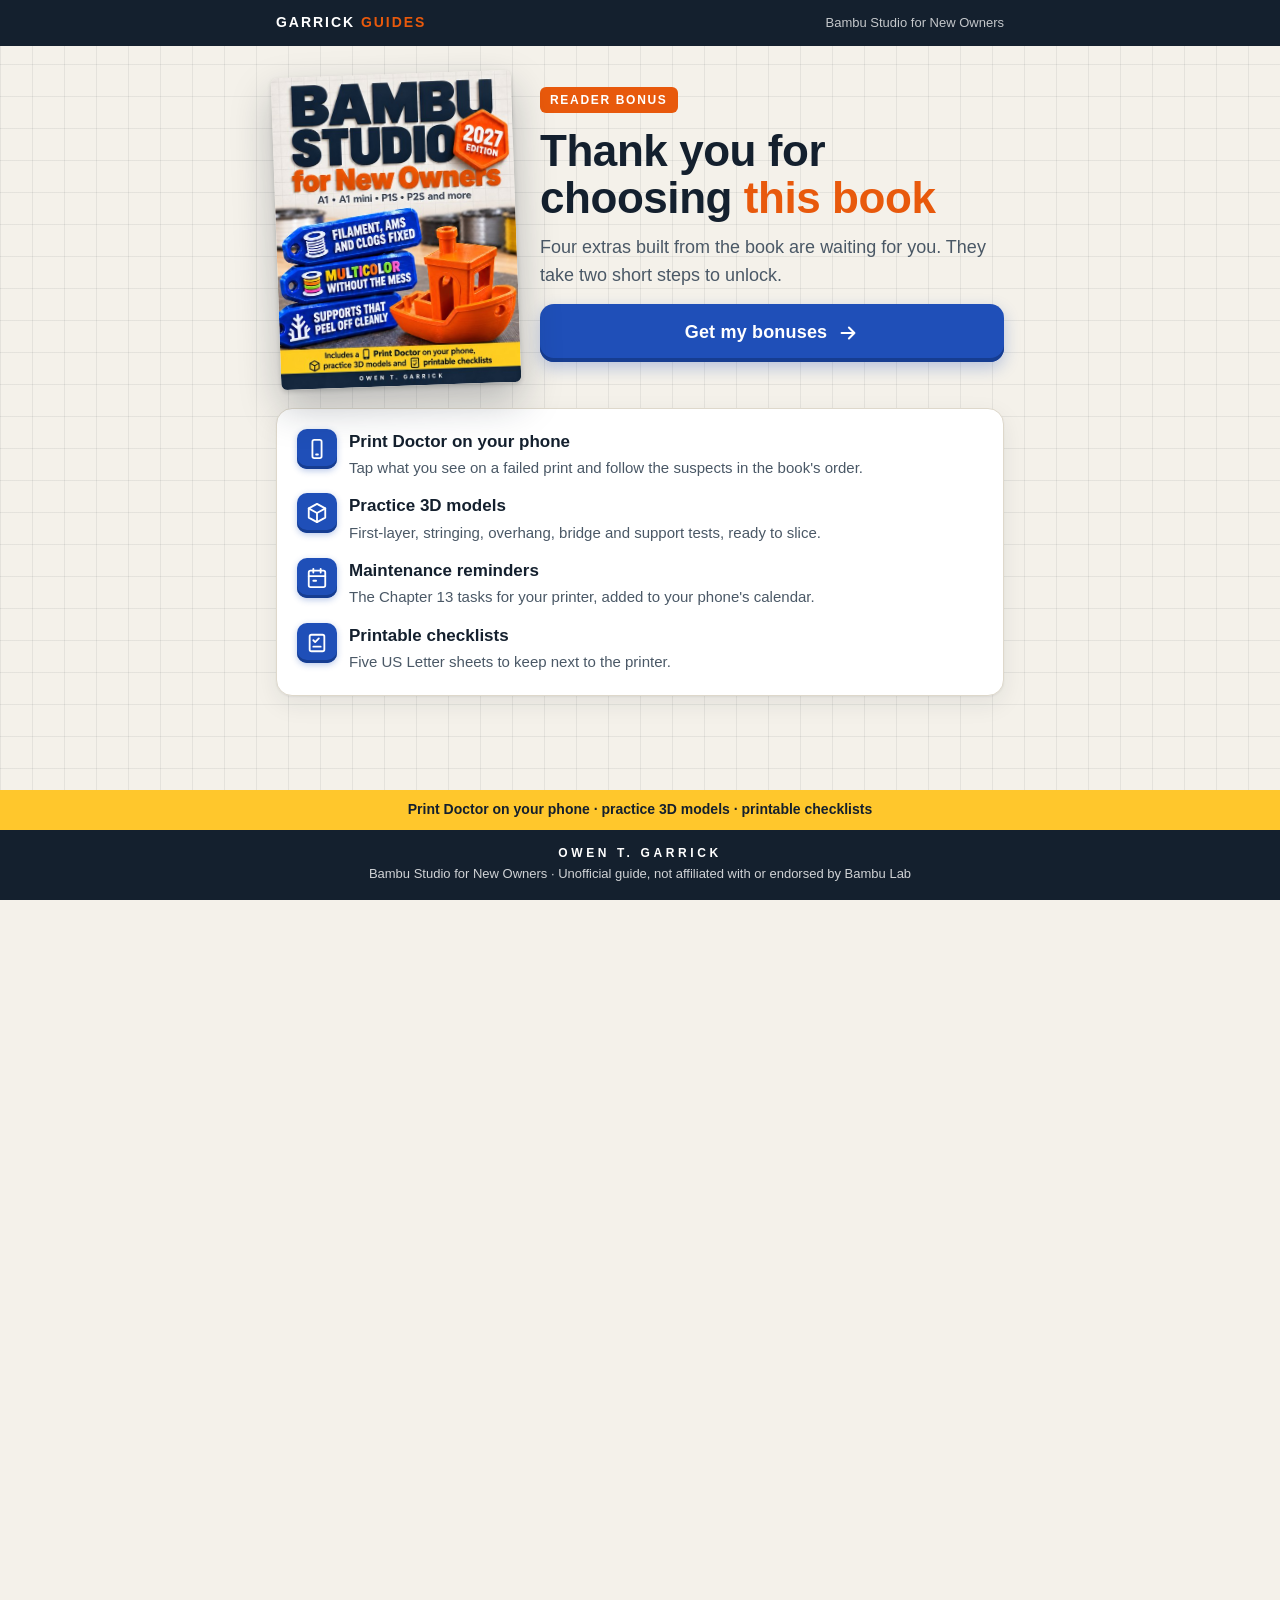
<file: index.html>
<!doctype html><html lang="en"><head><meta charset="utf-8"><meta http-equiv="refresh" content="0; url=site/index.html"><title>Bambu Studio for New Owners · Bonus materials</title></head><body><a href="site/index.html">Open the bonus page</a></body></html>
</file>
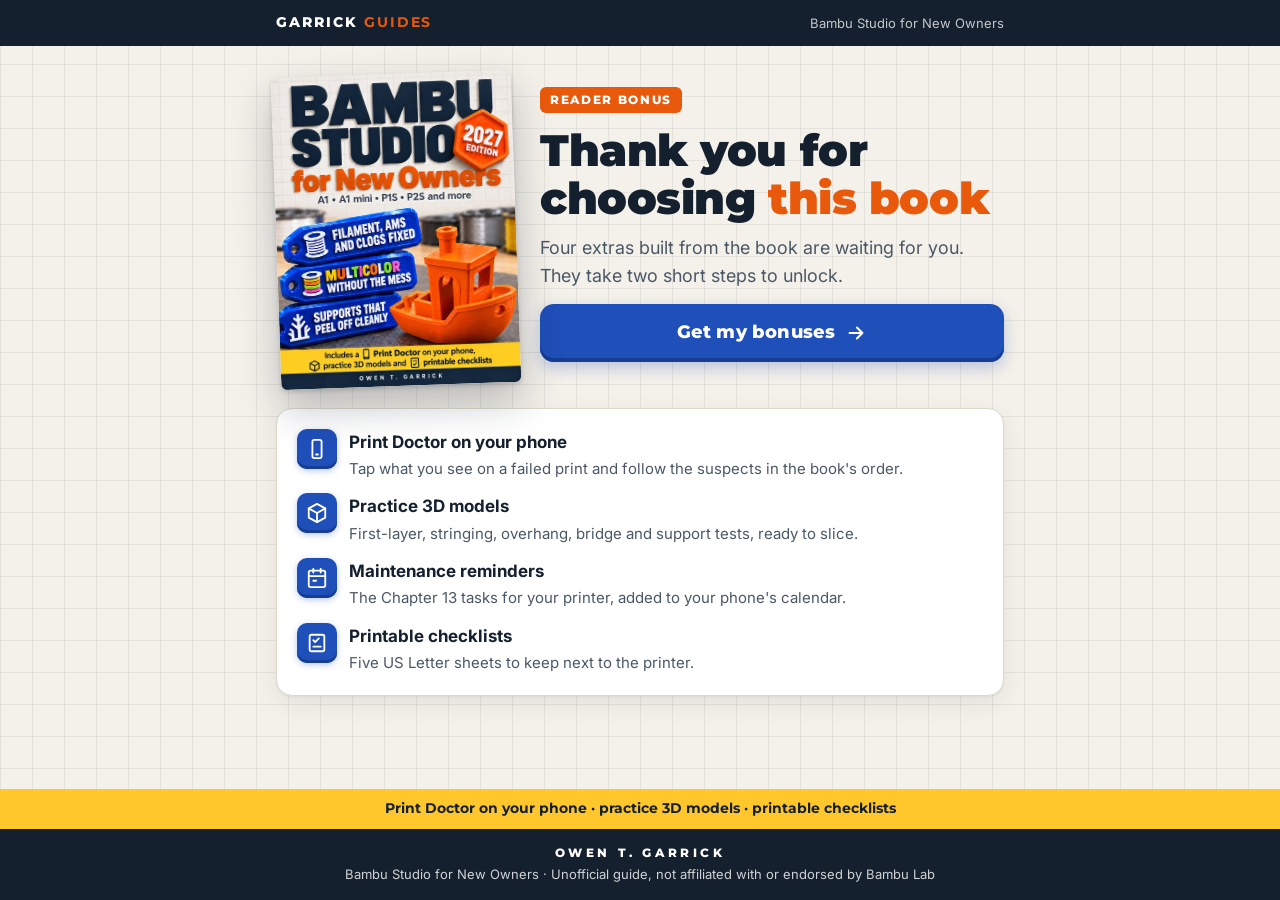
<file: site/index.html>
<!doctype html><html lang="en"><head><meta charset="utf-8"><meta name="viewport" content="width=device-width,initial-scale=1">
<title>Bambu Studio for New Owners · Bonus materials</title><meta name="description" content="Bonus materials for the book Bambu Studio for New Owners by Owen T. Garrick.">
<meta property="og:title" content="Bambu Studio for New Owners: bonus materials"><meta property="og:image" content="og.jpg">
<link rel="icon" href="data:image/svg+xml,%3Csvg xmlns='http://www.w3.org/2000/svg' viewBox='0 0 32 32'%3E%3Cpath d='M16 2l12 7v14l-12 7-12-7V9z' fill='%23E8590C'/%3E%3C/svg%3E">
<link rel="stylesheet" href="style.css"></head><body>
<div class="topbar"><div class="in"><span class="brand">Garrick <b>Guides</b></span><span class="book">Bambu Studio for New Owners</span></div></div>
<main>
<section class="hero">
<img class="cover" src="cover.jpg" width="240" height="312" alt="Cover of Bambu Studio for New Owners">
<div>
<span class="kick">Reader bonus</span>
<h1>Thank you for choosing <em>this book</em></h1>
<p class="lead">Four extras built from the book are waiting for you. They take two short steps to unlock.</p>
<a class="btn" href="review.html">Get my bonuses <svg viewBox="0 0 24 24"><path d="M5 12h14M13 6l6 6-6 6"/></svg></a>
</div>
</section>
<div class="panel">
<ul class="list">
<li><span class="ico"><svg viewBox="0 0 24 24"><rect x="7" y="2" width="10" height="20" rx="2"/><path d="M11 18h2"/></svg></span><div><b>Print Doctor on your phone</b><span>Tap what you see on a failed print and follow the suspects in the book's order.</span></div></li>
<li><span class="ico"><svg viewBox="0 0 24 24"><path d="M12 2l9 5v10l-9 5-9-5V7z"/><path d="M12 22V12M21 7l-9 5-9-5"/></svg></span><div><b>Practice 3D models</b><span>First-layer, stringing, overhang, bridge and support tests, ready to slice.</span></div></li>
<li><span class="ico"><svg viewBox="0 0 24 24"><rect x="3" y="4" width="18" height="18" rx="2"/><path d="M16 2v4M8 2v4M3 10h18M8 15h3"/></svg></span><div><b>Maintenance reminders</b><span>The Chapter 13 tasks for your printer, added to your phone's calendar.</span></div></li>
<li><span class="ico"><svg viewBox="0 0 24 24"><rect x="4" y="3" width="16" height="18" rx="2"/><path d="M8 9l2 2 4-4M8 16h8"/></svg></span><div><b>Printable checklists</b><span>Five US Letter sheets to keep next to the printer.</span></div></li>
</ul>
</div>
</main>
<div class="strip">Print Doctor on your phone · practice 3D models · printable checklists</div>
<footer><span class="who">OWEN T. GARRICK</span>Bambu Studio for New Owners · Unofficial guide, not affiliated with or endorsed by Bambu Lab</footer>
</body></html>
</file>
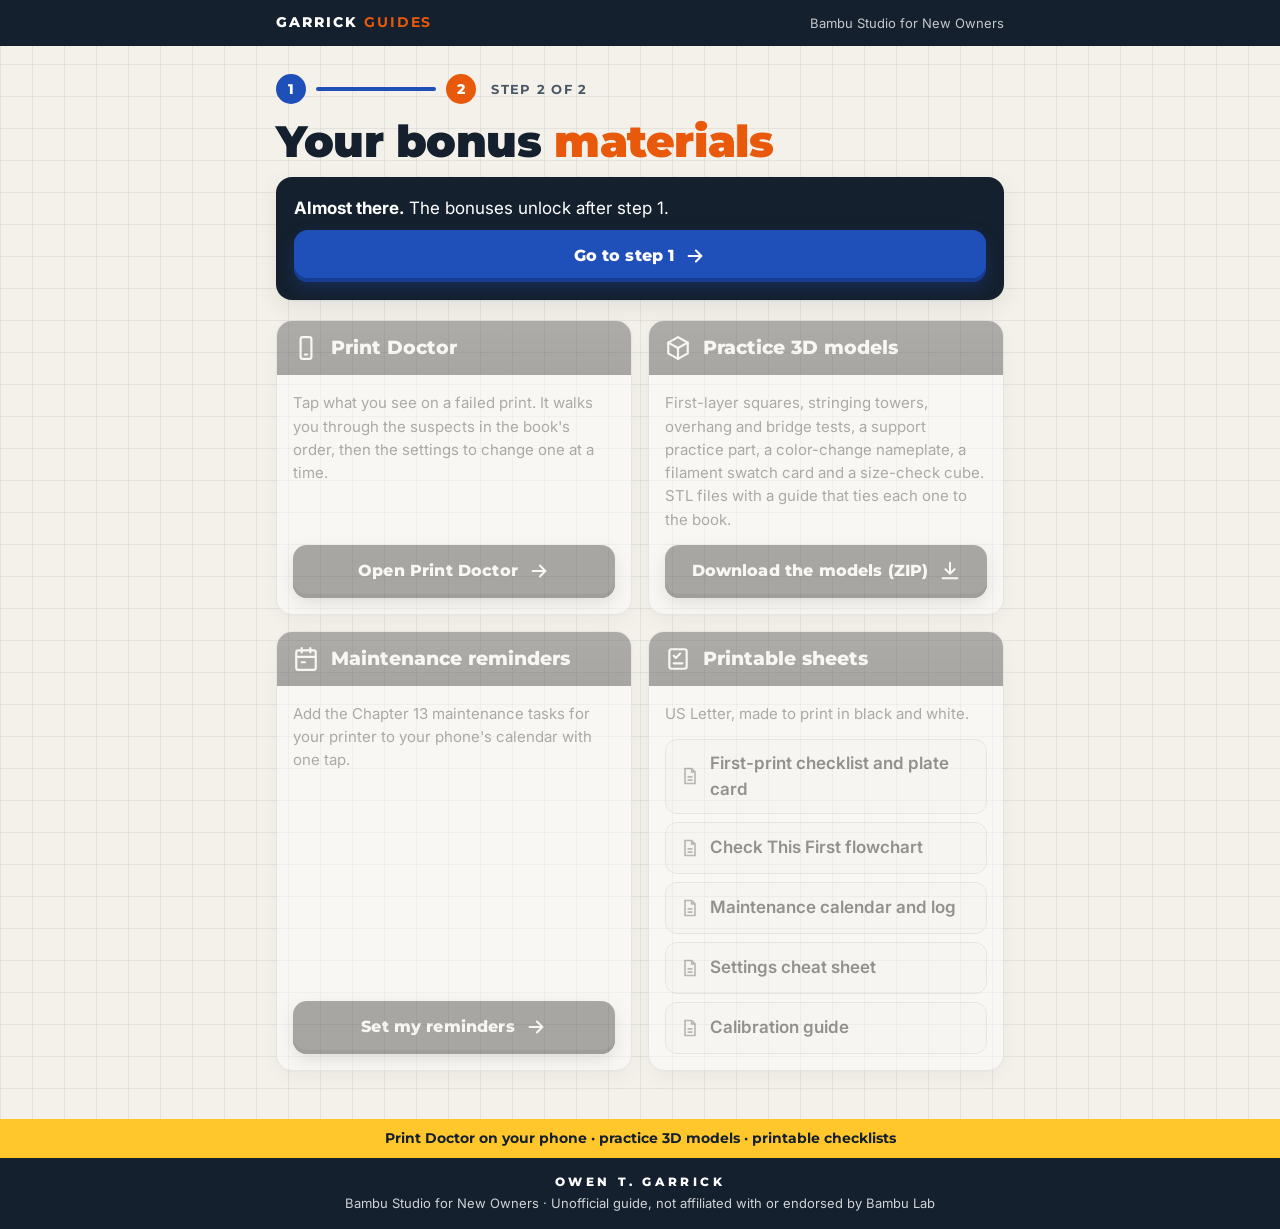
<file: site/bonus.html>
<!doctype html><html lang="en"><head><meta charset="utf-8"><meta name="viewport" content="width=device-width,initial-scale=1">
<title>Step 2 · Your bonus materials</title><meta name="description" content="Bonus materials for the book Bambu Studio for New Owners by Owen T. Garrick.">
<meta property="og:title" content="Bambu Studio for New Owners: bonus materials"><meta property="og:image" content="og.jpg">
<link rel="icon" href="data:image/svg+xml,%3Csvg xmlns='http://www.w3.org/2000/svg' viewBox='0 0 32 32'%3E%3Cpath d='M16 2l12 7v14l-12 7-12-7V9z' fill='%23E8590C'/%3E%3C/svg%3E">
<link rel="stylesheet" href="style.css"></head><body>
<div class="topbar"><div class="in"><span class="brand">Garrick <b>Guides</b></span><span class="book">Bambu Studio for New Owners</span></div></div>
<main><div class="steps"><span class="dot done">1</span><span class="bar done"></span><span class="dot on">2</span><span class="step-label">&nbsp;Step 2 of 2</span></div>
<h1>Your bonus <em>materials</em></h1>
<div class="lockbox" id="lock"><p><b>Almost there.</b> The bonuses unlock after step 1.</p>
<a class="btn small" href="review.html">Go to step 1 <svg viewBox="0 0 24 24"><path d="M5 12h14M13 6l6 6-6 6"/></svg></a></div>
<div class="panel nudge" id="nudge"><p style="margin:0 0 4px"><b>Sure you left your review?</b> If you have not posted it yet, it takes two minutes and helps other new owners find this book. An honest review is all we ask.</p>
<a class="btn shine small" href="https://www.amazon.com/review/create-review?asin=B0HPD1R78P" target="_blank" rel="noopener"><span class="star">★</span> Write my review now</a></div>
<div class="cards" id="items">
<div class="card"><div class="head"><svg viewBox="0 0 24 24"><rect x="7" y="2" width="10" height="20" rx="2"/><path d="M11 18h2"/></svg><h2>Print Doctor</h2></div><div class="body"><p>Tap what you see on a failed print. It walks you through the suspects in the book's order, then the settings to change one at a time.</p><a class="btn small" href="print-doctor.html">Open Print Doctor <svg viewBox="0 0 24 24"><path d="M5 12h14M13 6l6 6-6 6"/></svg></a></div></div>
<div class="card"><div class="head"><svg viewBox="0 0 24 24"><path d="M12 2l9 5v10l-9 5-9-5V7z"/><path d="M12 22V12M21 7l-9 5-9-5"/></svg><h2>Practice 3D models</h2></div><div class="body"><p>First-layer squares, stringing towers, overhang and bridge tests, a support practice part, a color-change nameplate, a filament swatch card and a size-check cube. STL files with a guide that ties each one to the book.</p><a class="btn small" href="bambu-practice-models.zip" download>Download the models (ZIP) <svg viewBox="0 0 24 24"><path d="M12 3v12M7 10l5 5 5-5M4 20h16"/></svg></a></div></div>
<div class="card"><div class="head"><svg viewBox="0 0 24 24"><rect x="3" y="4" width="18" height="18" rx="2"/><path d="M16 2v4M8 2v4M3 10h18M8 15h3"/></svg><h2>Maintenance reminders</h2></div><div class="body"><p>Add the Chapter 13 maintenance tasks for your printer to your phone's calendar with one tap.</p><a class="btn small" href="reminders.html">Set my reminders <svg viewBox="0 0 24 24"><path d="M5 12h14M13 6l6 6-6 6"/></svg></a></div></div>
<div class="card"><div class="head"><svg viewBox="0 0 24 24"><rect x="4" y="3" width="16" height="18" rx="2"/><path d="M8 9l2 2 4-4M8 16h8"/></svg><h2>Printable sheets</h2></div><div class="body"><p>US Letter, made to print in black and white.</p><div class="files" style="grid-template-columns:1fr"><a class="file" href="first-print-checklist.pdf" download><svg viewBox="0 0 24 24"><path d="M14 3H6v18h12V7z"/><path d="M14 3v4h4M9 13h6M9 17h6"/></svg>First-print checklist and plate card</a><a class="file" href="symptom-flowchart.pdf" download><svg viewBox="0 0 24 24"><path d="M14 3H6v18h12V7z"/><path d="M14 3v4h4M9 13h6M9 17h6"/></svg>Check This First flowchart</a><a class="file" href="maintenance-log.pdf" download><svg viewBox="0 0 24 24"><path d="M14 3H6v18h12V7z"/><path d="M14 3v4h4M9 13h6M9 17h6"/></svg>Maintenance calendar and log</a><a class="file" href="settings-cheat-sheet.pdf" download><svg viewBox="0 0 24 24"><path d="M14 3H6v18h12V7z"/><path d="M14 3v4h4M9 13h6M9 17h6"/></svg>Settings cheat sheet</a><a class="file" href="calibration-guide.pdf" download><svg viewBox="0 0 24 24"><path d="M14 3H6v18h12V7z"/><path d="M14 3v4h4M9 13h6M9 17h6"/></svg>Calibration guide</a></div></div></div>
</div>
</main>
<div class="strip">Print Doctor on your phone · practice 3D models · printable checklists</div>
<footer><span class="who">OWEN T. GARRICK</span>Bambu Studio for New Owners · Unofficial guide, not affiliated with or endorsed by Bambu Lab</footer>
<script>
(function(){var u=false;try{u=localStorage.getItem('gg_bambu_unlocked')==='1'||localStorage.getItem('gg_bambu_review_clicked')==='1'}catch(e){}
document.getElementById('items').className=u?'cards':'cards locked';document.getElementById('lock').style.display=u?'none':'block';document.getElementById('nudge').style.display=u?'block':'none';})();
</script></body></html>
</file>
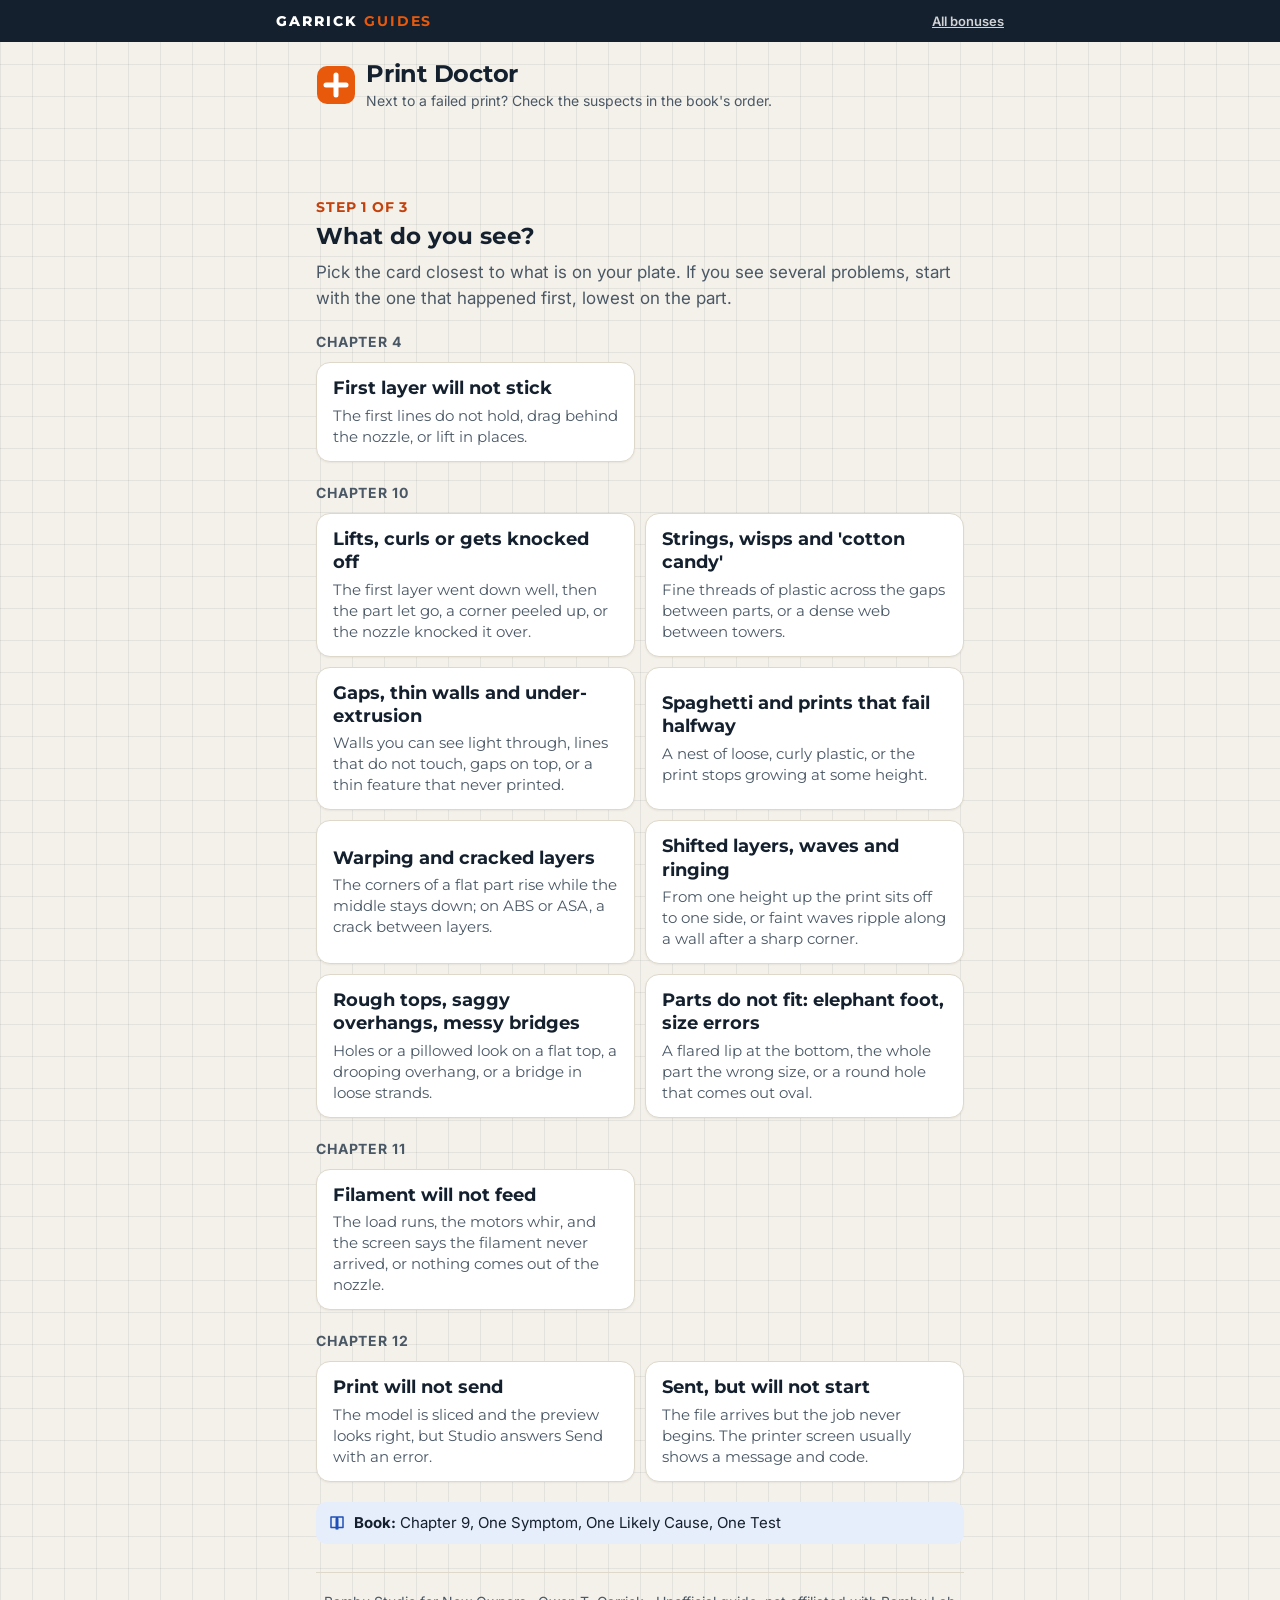
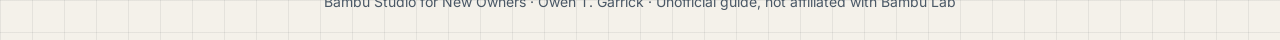
<file: site/print-doctor.html>
<!doctype html>
<html lang="en">
<head>
<meta charset="utf-8">
<meta name="viewport" content="width=device-width, initial-scale=1">
<meta name="color-scheme" content="light">
<title>Print Doctor</title>
<meta name="description" content="Print Doctor: a step-by-step check for a failed print, from the book Bambu Studio for New Owners by Owen T. Garrick.">
<script>
/* ===================================================================
   PRINT DOCTOR DATA
   Every line below comes from the book "Bambu Studio for New Owners"
   (chapters 4, 9, 10, 11, 12 and the Quick Reference). Edit here to
   correct a fact; the page is drawn from this object only.
   Markup: **bold** for setting names, as in the book.
   Suspect fields:
     name   suspect label (book's order)
     q      the yes/no question (default: "Could the <name> cause it?")
     look   what to look at (book's "Check" column)
     change what to change (book's "What to change" column)
     skip   text: the book marks this suspect as not involved
     toSettings  true: the change is "the steps below"
     goto   id of another symptom the book sends you to
     info   true: the book gives a meaning, not a fix
   =================================================================== */
var BOOK = {
  title: "Bambu Studio for New Owners",
  author: "Owen T. Garrick",
  footer: "Bambu Studio for New Owners · Owen T. Garrick · Unofficial guide, not affiliated with Bambu Lab"
};

var METHOD = {
  ref: { ch: 9, sec: "One Symptom, One Likely Cause, One Test" },
  knownStart: [
    "Look at the **Process** preset name. An asterisk in front of it (\"* 0.20mm Standard @BBL A1\") means a value was changed.",
    "If you see the asterisk and cannot say what you changed, click the reset arrow left of the preset dropdown.",
    "If the preset is one of your own, under **User presets**, choose the matching preset under **System presets** for the test.",
    "Check that each **Project Filaments** row names the spool that is on the printer."
  ],
  oneThing: "Change one thing, write it down, then print the smallest job that still shows the symptom, such as the built-in **Cube** from **Add Primitive** (right-click the plate).",
  undo: "If a change did not help, put it back before you test the next one. Otherwise the next test carries two changes.",
  notSure: "Check a suspect even if you \"already did.\" Try its change to find out.",
  fixed: "Keep the change, write it down.",
  helpRef: { ch: 9, sec: "Asking for Help: What to Send So People Can Actually Help" },
  beforePost: "Bambu's forum asks new members to read 10 posts, visit 5 threads and spend 15 minutes on the forum before they can start a thread. Pick the right category and do not post the same question in several topics.",
  include: [
    "**Your printer model**, and the AMS or AMS lite if you use one.",
    "**Your Studio version**, from the arrow next to **File** > **Help** > **About Bambu Studio**.",
    "**The filament**: brand, type, and the preset selected in **Project Filaments**.",
    "**The plate**, and the plate tile set in Studio.",
    "**The settings**: the process preset name, and any value you changed.",
    "**The project file**: **File > Save Project** (Ctrl+S), and attach the .3mf if you are free to share the model.",
    "**Clear photos**: the failed part from the top, its underside, and a close-up of the problem area, in good light.",
    "**What you already tried**, with the result of each change.",
    "**Any HMS code**, copied exactly."
  ],
  ticket: "When it looks like a fault, Bambu's support ticket form asks for the printer's serial number, the issue type, a detailed description, the print log, and pictures or videos of the problem (Chapter 9, When It Looks Like a Fault: A Support Ticket)."
};

var SYMPTOMS = [
  /* ---------------- Chapter 4 ---------------- */
  {
    id: "first-layer",
    area: "Chapter 4",
    title: "First layer will not stick",
    desc: "The first lines do not hold, drag behind the nozzle, or lift in places.",
    ref: { ch: 4, sec: "Judge a First Layer in Ten Seconds" },
    mode: "suspects",
    knownStart: true,
    checkFirst: "Look twice: on screen before you send, and on the printer while the first layer goes down. On screen: click **Slice plate**, drag the layer slider down to layer 1 and press Ctrl+1 for the top view. Every part should show a solid first layer over its whole footprint.",
    signs: [
      ["Flat lines that touch, one even sheet", "A good first layer"],
      ["Round strands with gaps, lines dragged behind the nozzle", "Nozzle too high; for example, the wrong plate tile on textured PEI"],
      ["Lines that hold in some areas and lift in others", "Oil on the plate, often where fingers touched"],
      ["Thin, rough lines with ridges between them", "Nozzle too low, or the bed leveling is off"],
      ["Corners that rise after a few layers", "Warping"]
    ],
    warning: "Do not touch the nozzle or the heated bed while the printer is working. Watch the first layer from outside the print area.",
    suspects: [
      { name: "Plate", q: "Could the plate tile be wrong?",
        look: "The plate tile names the plate on the bed. Round strands with gaps point here.",
        change: "Set the plate tile to the plate on the bed.",
        ref: { ch: 4, sec: "Tell Studio Which Plate Is on the Printer" } },
      { name: "Plate", q: "Could the plate be oily?",
        look: "Lines that hold in some areas and lift in others: oil on the plate, often where fingers touched.",
        change: "Give the plate the two-minute wash.",
        ref: { ch: 4, sec: "The Two-Minute Wash and How to Handle the Plate" } },
      { name: "Filament", q: "Could the filament row be wrong?",
        look: "The filament row in **Project Filaments** matches the spool on the printer.",
        change: "Pick the filament row and preset that match the spool (Chapter 5)." },
      { name: "Machine", q: "Could the nozzle height or leveling be off?",
        look: "Thin, rough lines with ridges between them, on a clean plate with the right tile.",
        change: "Check the nozzle tip (Chapter 13), then rerun the calibration: Bambu Handy > **Device** tab > your printer > **Settings** > **Calibration** > the auto bed leveling item. Leave the Z offset to the printer.",
        ref: { ch: 4, sec: "Leave the Z Offset to the Printer" } },
      { name: "Profile", q: "Is it a smooth PEI plate?",
        look: "This check is for a smooth PEI plate only.",
        change: "Raise **Initial layer height** (**Process > Quality > Layer height** group) from 0.2 to 0.25 mm, as the High Temp Plate guide suggests." }
    ],
    settingsTitle: "More from the book, one at a time",
    settings: [
      { text: "In **Send print job**, leave **Auto Bed Leveling** on **Auto** or **On**, not **Off**. Some printers offer only **On** and **Off**.",
        ref: { ch: 4, sec: "Leave the Z Offset to the Printer" } },
      { text: "A part that touches the plate with only a few lines will struggle to stay put: give it a brim or turn it onto a larger face (Chapter 2)." }
    ],
    worked: "The next first layer is flat lines that touch, forming one even sheet.",
    after: { text: "A part that still lifts after a good first layer points past the plate.", goto: "lifts" }
  },

  /* ---------------- Chapter 10 ---------------- */
  {
    id: "lifts",
    area: "Chapter 10",
    title: "Lifts, curls or gets knocked off",
    desc: "The first layer went down well, then the part let go, a corner peeled up, or the nozzle knocked it over.",
    ref: { ch: 10, sec: "Lifts, Curls or Gets Knocked Off" },
    mode: "suspects",
    knownStart: true,
    pre: { text: "If the first layer never sticks at all, start with the first-layer page.", goto: "first-layer" },
    checkFirst: "The plate tile in Studio names the plate on the bed, and the plate was washed after the last time bare fingers touched it (Chapter 4).",
    suspects: [
      { name: "Plate", look: "Plate tile, wash, glue as the plate needs.",
        change: "Fix the plate tile, wash the plate, glue only as the plate needs.",
        ref: { ch: 4, sec: "Tell Studio Which Plate Is on the Printer" } },
      { name: "Filament", look: "Spool dry; filament row matches the spool. Studio takes the bed temperature from the filament preset together with the plate tile.",
        change: "Dry the spool (Chapter 5); pick the matching preset." },
      { name: "Profile", look: "No brim on a small or tall part.",
        change: "Add a brim: the settings below.", toSettings: true },
      { name: "Model", look: "Small or narrow face on the plate.",
        change: "Turn the part onto a larger face with **Lay on Face [F]** on the toolbar (Chapter 2)." },
      { name: "Machine", look: "First layer too high or too low on a clean plate.",
        change: "Rerun auto bed leveling (Chapter 4).",
        ref: { ch: 4, sec: "Leave the Z Offset to the Printer" } }
    ],
    settingsTitle: "Settings to change, one at a time",
    settings: [
      { text: "Add a brim: on **Process > Others**, set **Brim type** to **Outer brim only**." },
      { text: "If the brim alone is not enough, raise **Brim width**, just below **Brim type**, in small steps. It stays greyed while **Brim type** is **Auto**." },
      { text: "Part lifts only at its corners: use **Brim Ears [E]** on the toolbar in place of the brim from steps 1 and 2 (Chapter 4)." },
      { text: "Turn the part so a larger, flat face sits on the plate with **Lay on Face [F]** on the toolbar (Chapter 2). A tall, thin part laid on its side no longer rocks." },
      { text: "Smooth PEI plate only: raise **Initial layer height** on **Process > Quality** from 0.2 to 0.25 mm." },
      { text: "Tall parts: **Process > Support > Enable support**, so the part has something to lean on (Chapter 6)." }
    ],
    worked: "The same file prints to the last layer with every corner flat on the plate."
  },
  {
    id: "strings",
    area: "Chapter 10",
    title: "Strings, wisps and 'cotton candy'",
    desc: "Fine threads of plastic across the gaps between parts, or a dense web between towers.",
    ref: { ch: 10, sec: "Strings, Wisps and 'Cotton Candy'" },
    mode: "suspects",
    knownStart: true,
    checkFirst: "Is the spool dry? Stringing is first among the signs of wet filament, and a new, sealed spool can be damp (Chapter 5). Dry it, then print the same file with nothing else changed.",
    tip: "See the travel moves before you print: click **Slice plate**, then tick **Travel** and **Retract** in the **Slicing Result** panel. Each line across a gap is a path where ooze can draw a string.",
    suspects: [
      { name: "Plate", skip: "Not involved in stringing." },
      { name: "Filament", look: "Dry spool; preset matches the spool; LW-PLA.",
        change: "Dry it (Chapter 5). For LW-PLA, **Flow ratio** 0.5-0.7 on the **Filament** tab of **Filament settings** (window **Advanced** on). Leave Bambu PLA Basic at its preset value, 0.98." },
      { name: "Profile", look: "Nozzle temperature, travel, retraction.",
        change: "The steps below, in order.", toSettings: true },
      { name: "Model", look: "Many small parts far apart.",
        change: "Move them closer together: click a part and press an arrow key (10 mm per press; Shift with an arrow key, 1 mm)." },
      { name: "Machine", look: "Nozzle size in Studio matches the nozzle fitted.",
        change: "Set **Diameter** under **Nozzle** in the **Printer** section to the nozzle fitted." }
    ],
    settingsTitle: "Settings to change, one at a time",
    settings: [
      { text: "Lower the nozzle temperature in small steps: **Filament settings > Filament > Print temperature**, the **Nozzle** row, **Other layers** column (220 °C in Bambu PLA Basic @BBL A1). Stay within the range on the spool label." },
      { text: "Click a part in the 3D view and press an arrow key to move it closer to the others, so the nozzle travels less (10 mm per press; Shift with an arrow key, 1 mm)." },
      { text: "Switch on **Advanced** in the **Process** section, then on **Process > Quality** tick **Avoid crossing wall**, near the bottom of the **Advanced** group. It is off in the preset." },
      { text: "Raise the retraction length in small steps: in **Filament settings**, open **Setting Overrides** and tick the box in front of **Length** in the **Retraction** group. Stay at or below about 2 mm." },
      { text: "If longer retraction did not help, set it back and raise **Retraction Speed** in the same group instead, in small steps." },
      { text: "Owner report (PETG HF on a P2S): turning off **Z hop when retract**, in the same **Retraction** group, \"was a big win.\" Test it as one more change on its own." }
    ],
    worked: "Two towers a few inches apart print with clean air between them, and any wisp left brushes away with a fingertip."
  },
  {
    id: "gaps",
    area: "Chapter 10",
    title: "Gaps, thin walls and under-extrusion",
    desc: "Walls you can see light through, lines that do not touch, gaps on top, or a thin feature that never printed.",
    ref: { ch: 10, sec: "Gaps, Thin Walls and Under-Extrusion" },
    mode: "suspects",
    knownStart: true,
    checkFirst: "Listen at the toolhead and watch the filament. Clicking from the extruder or no flow are the signs of a clog: go to Chapter 11, Clogs: How to Tell and How to Clear Them Safely, before you change a setting.",
    suspects: [
      { name: "Plate", q: "Are the gaps only in the first layer?",
        look: "The plate is not involved, unless the gaps are only in the first layer.",
        change: "Go to the first-layer checks (Chapter 4).", goto: "first-layer" },
      { name: "Filament", look: "Dry spool; a preset that matches the brand.",
        change: "Dry it; for an unknown brand, choose the **Generic** preset of the same material (Chapter 5)." },
      { name: "Profile", look: "Speed mode, flow dynamics, temperature.",
        change: "The steps below.", toSettings: true },
      { name: "Model", q: "Is a feature missing on screen in Preview?",
        look: "**Slice plate**, drag the layer slider to a layer that crosses the thin feature, and look for lines inside its outline.",
        change: "If Studio draws no lines there, no setting on the printer will add one: thicken the feature in the model.",
        ref: { ch: 10, sec: "A Thin Wall That Never Prints" } },
      { name: "Machine", look: "Clicking, dirty extruder gears.",
        change: "Chapter 11 for clogs; Chapter 13 for the gears.", goto: "feed" }
    ],
    settingsTitle: "Settings to change, one at a time",
    settings: [
      { text: "While the print is running, set the speed mode back to **Standard** on the **Device** tab or the printer screen, if it was changed. For **Ludicrous**, Bambu suggests about 10 °C more nozzle temperature, or slowing down." },
      { text: "For a spool that is not Bambu's and has no preset of its own, choose the **Generic** preset of the same material in the filament row (Chapter 5)." },
      { text: "Run the **Flow Dynamics** calibration for this filament from the **Calibration** tab (Chapter 5). Dry first: the result is unreliable on damp filament." },
      { text: "For a third-party filament, run the **Flow Rate** calibration as well. Bambu calls it usually unnecessary for its own filaments." },
      { text: "Raise the nozzle temperature in small steps: **Filament settings > Filament > Print temperature**, the **Nozzle** row, **Other layers** column, inside the range on the spool label." },
      { text: "PETG only (owners' fix): lower **Max volumetric speed** in the filament preset, in small steps (window **Advanced** on). For other filaments, leave it at its preset value." }
    ],
    worked: "Walls are solid when you hold the part up to a light, and corners come out square."
  },
  {
    id: "spaghetti",
    area: "Chapter 10",
    title: "Spaghetti and prints that fail halfway",
    desc: "A nest of loose, curly plastic, or the print stops growing at some height.",
    ref: { ch: 10, sec: "Spaghetti and Prints That Fail Halfway" },
    mode: "suspects",
    knownStart: true,
    warning: "Stop the print from the printer screen or Bambu Handy before you clear anything. Do not touch the nozzle or the heated bed while the printer is working. Let the bed cool to 35 °C or lower before you lift the plate.",
    checkFirst: "Look at what is left on the plate: a loose part, a tangle above an overhang, or layers that stop at one height. Each points to a different suspect. If your printer has a camera, the timelapse shows the layer where it went wrong (Chapter 9).",
    tip: "HMS 0C00-0300-0003-0008, \"Possible spaghetti defects\": the camera can raise a false alarm, for example on infill. Look at the print before you decide: let a clean print run on, stop a ruined one.",
    suspects: [
      { name: "Plate", q: "Did the part come loose?",
        look: "The part lies loose, often with a nest of loops on top.",
        change: "Go to Lifts, Curls or Gets Knocked Off.", goto: "lifts" },
      { name: "Filament", q: "Did the flow stop?",
        look: "Layers stop at one height with thin strands above: tangle, run-out, snapped or wet spool.",
        change: "Change nothing in Studio: follow the filament path in Chapter 11 first; Chapter 5 for a wet spool.", goto: "feed" },
      { name: "Profile", q: "Does the mess start above an overhang?",
        look: "The part is still attached, with a tangle starting above an unsupported overhang.",
        change: "Turn on support: the steps below.", toSettings: true },
      { name: "Model", q: "Did a thin or tall part bend or break?",
        look: "A thin or tall part that bent or broke.",
        change: "Turn it (Chapter 6) or add a brim (Chapter 4)." },
      { name: "Machine", q: "Is there a clean step sideways in the layers?",
        look: "A clean step sideways in the layers.",
        change: "Go to Shifted Layers, Waves and Ringing.", goto: "shift" }
    ],
    settingsTitle: "Settings to change, one at a time",
    settings: [
      { text: "Before slicing again, press Ctrl+L on the **Prepare** tab to show the overhangs Studio marks (Chapter 6)." },
      { text: "If the mess started above a marked area, tick **Process > Support > Enable support** (Bambu's system presets ship with it off). Click **Slice plate**, drag the layer slider in **Preview** to the height where the print failed, and check that support sits under that area." },
      { text: "If the part came loose, add a brim as in Chapter 10, Lifts, Curls or Gets Knocked Off." },
      { text: "If flow stopped, change nothing in Studio: follow the filament path in Chapter 11 first." }
    ],
    worked: "The same file passes the height where it failed before. Stay near the printer, or watch the camera in Bambu Handy, for the first print after the change."
  },
  {
    id: "warping",
    area: "Chapter 10",
    title: "Warping and cracked layers",
    desc: "The corners of a flat part rise while the middle stays down; on ABS or ASA, a crack between layers.",
    ref: { ch: 10, sec: "Warping and Cracked Layers" },
    mode: "suspects",
    knownStart: true,
    checkFirst: "What material is it, and on which printer? Bambu does not recommend open-frame printers, such as the A1 mini and A1, for ABS and ASA, and recommends an enclosed printer for PC, PA and the PA-CF and PA-GF family. If that is your case, move the material to an enclosed printer before you change any setting (Chapter 8).",
    warning: "ABS can release odors and harmful gases while it prints. Print it on an enclosed printer, in a well-ventilated room (Chapter 8).",
    suspects: [
      { name: "Plate", look: "Plate tile; washed plate; glue where the plate needs it.",
        change: "Fix the plate tile, wash the plate, glue where the plate needs it (Chapter 4).",
        ref: { ch: 4, sec: "Tell Studio Which Plate Is on the Printer" } },
      { name: "Filament", look: "Shrink-prone material (ABS, ASA, PC, POM, PP, PA, PA-CF); preset matches the spool.",
        change: "A low-warp material (PLA, PLA-CF, PETG, PETG-CF, PET-CF), or an enclosed printer." },
      { name: "Profile", look: "Bed temperature, fan, infill, brim.",
        change: "The steps below.", toSettings: true },
      { name: "Model", look: "Long, flat, sharp-cornered parts.",
        change: "Brim ears at the corners; turn the part." },
      { name: "Machine", look: "Open front door or open top (ABS, ASA, PC, PA).",
        change: "Close the door, cover the top." }
    ],
    settingsTitle: "Settings to change, one at a time",
    settings: [
      { text: "For ABS, ASA, PC or PA on an enclosed printer, close the front door before the print starts." },
      { text: "For the same materials, cover the top of the printer." },
      { text: "For PLA and PETG, do the opposite: remove the upper glass cover when the bed is above 45 °C for PLA-type and above 70 °C for PETG-type materials." },
      { text: "Add a brim, then widen it: **Process > Others > Brim type**, **Outer brim only**, then **Brim width** in small steps." },
      { text: "Raise the bed temperature in small steps, inside the range for the material and plate (Chapter 4): **Filament settings > Filament > Print temperature**, the row for your plate type (65 °C on **Textured PEI Plate** in Bambu PLA Basic @BBL A1)." },
      { text: "Reduce the part cooling fan in small steps: **Filament settings > Cooling**, **Part cooling fan** group, **Min fan speed threshold** (60 %) and **Max fan speed threshold** (80 %)." },
      { text: "Lower the infill: **Process > Strength > Sparse infill density** is 15 % in the A1 preset. Do not go above 50 %." },
      { text: "Set **Sparse infill pattern** to **Gyroid**, which shrinks less." },
      { text: "For ABS, add a raft: **Raft layers** on **Process > Support** (Advanced on), 0 in the preset." }
    ],
    worked: "Laid on a flat table, the cooled part sits flat with no rocking, and a sheet of paper does not slide under any corner. A wall that cracked before shows no line when you flex it gently."
  },
  {
    id: "shift",
    area: "Chapter 10",
    title: "Shifted layers, waves and ringing",
    desc: "From one height up the print sits off to one side, or faint waves ripple along a wall after a sharp corner.",
    ref: { ch: 10, sec: "Shifted Layers, Waves and Ringing" },
    mode: "suspects",
    knownStart: true,
    checkFirst: "Was the speed mode changed during the print, and did anything hit the print? Look at the layer where the shift starts for a curled edge or a lump of plastic.",
    suspects: [
      { name: "Plate", q: "Was a loose part pushed?",
        look: "The plate is not involved, unless a loose part was pushed.",
        change: "Go to Lifts, Curls or Gets Knocked Off.", goto: "lifts" },
      { name: "Filament", q: "Do edges curl and catch the nozzle?",
        look: "Edges that curl and catch the nozzle.",
        change: "Go to Warping and Cracked Layers.", goto: "warping" },
      { name: "Profile", look: "Speed mode; edited speeds; outer wall near 120 mm/s.",
        change: "The steps below.", toSettings: true },
      { name: "Model", look: "Shifts at a tall, thin part that wobbles.",
        change: "Brim; turn the part; print it on its own." },
      { name: "Machine", look: "Belts, pulleys, rods; a belt prompt on screen.",
        change: "Chapter 13, then the vibration compensation (resonance) calibration from the printer's calibration menu, Studio's **Device** tab or Bambu Handy. Switch the printer off and unplug it before you touch belts, pulleys or rods." }
    ],
    settingsTitle: "Settings to change, one at a time",
    settings: [
      { text: "Leave the speed mode on **Standard** for the whole print; do not raise speed mid-print." },
      { text: "If you edited speeds, go back to the system preset: click the reset arrow left of the process preset name." },
      { text: "Turn on step loss recovery: on the **Device** tab, click **Print Options** and tick **Auto-recover from step loss**. Studio shows this box only when the connected printer supports the feature." },
      { text: "For banding, check **Process > Speed > Outer wall** (Advanced on). If you lowered it, raise it back toward 200 mm/s, the A1 preset value." },
      { text: "For ringing after sharp corners, lower **Outer wall** in small steps, or **Normal printing** under **Acceleration** (6000 mm/s² in the A1 preset). Change one of them, never both at once." }
    ],
    worked: "A built-in **Bambu Cube** printed with the same settings has straight edges from bottom to top, and the faces next to its corners show no repeating waves."
  },
  {
    id: "tops",
    area: "Chapter 10",
    title: "Rough tops, saggy overhangs, messy bridges",
    desc: "Holes or a pillowed look on a flat top, a drooping overhang, or a bridge in loose strands.",
    ref: { ch: 10, sec: "Rough Tops, Saggy Overhangs and Messy Bridges" },
    mode: "suspects",
    knownStart: true,
    checkFirst: "Press Ctrl+L on the **Prepare** tab to show the overhangs Studio marks, and look at the top layers in **Preview**. A marked area with no support under it explains a droop before any setting does.",
    suspects: [
      { name: "Plate", skip: "Not involved." },
      { name: "Filament", look: "Dry spool; **Flow ratio** above 1.00.",
        change: "Dry it; run the flow rate calibration (Chapter 5)." },
      { name: "Profile", look: "Top shells; overhang speed; cooling; bridges.",
        change: "The steps below.", toSettings: true },
      { name: "Model", look: "Large overhangs facing down.",
        change: "Turn the part (Chapter 6)." },
      { name: "Machine", look: "**Diameter** under **Nozzle** matches the nozzle fitted.",
        change: "Set the right size, then slice again." }
    ],
    settingsTitle: "Settings to change, one at a time",
    settings: [
      { group: "Rough or pillowed top", text: "Add one layer to **Process > Strength > Top shell layers**, which is 5 in the A1 preset, then slice and look again." },
      { group: "Rough or pillowed top", text: "If the top heaps up or overflows, run the **Flow Rate** calibration from the **Calibration** tab (Chapter 5). Try it on other brands first." },
      { group: "Drooping overhang", text: "Check that **Slow down for overhangs** is ticked on **Process > Speed** (Advanced on). It is on in the A1 preset." },
      { group: "Drooping overhang", text: "Raise the part cooling fan in small steps on **Filament settings > Cooling**, **Part cooling fan** group. For PETG, start from Bambu's own PETG preset and change its fan values only in small steps (Chapter 8)." },
      { group: "Drooping overhang", text: "If it still droops, tick **Process > Support > Enable support**, or turn the part so the overhang faces up (Chapter 6)." },
      { group: "Sagging bridge", text: "Tick **Thick bridges** on **Process > Quality** (Advanced on). It is off in the preset. Leave **Bridge flow**, just above it, at 1." }
    ],
    worked: "The top feels smooth under a fingertip, with no infill pattern showing through. The overhang edge is straight, and the bridge strands are tight and touch each other."
  },
  {
    id: "fit",
    area: "Chapter 10",
    title: "Parts do not fit: elephant foot, size errors",
    desc: "A flared lip at the bottom, the whole part the wrong size, or a round hole that comes out oval.",
    ref: { ch: 10, sec: "Parts That Do Not Fit: Elephant Foot and Size Errors" },
    mode: "suspects",
    knownStart: true,
    checkFirst: "Measure the printed part and compare it with the **Size** Studio shows: on the **Prepare** tab, click the object and read **Size** in the object info box at the bottom right of the 3D view. Then you know whether the printer or the model is off.",
    suspects: [
      { name: "Plate", look: "Bed temperature far above the preset.",
        change: "Back to the preset value (Chapter 4)." },
      { name: "Filament", look: "**Flow ratio** above 1.00.",
        change: "Run the flow rate calibration (Chapter 5)." },
      { name: "Profile", look: "**Elephant foot compensation**.",
        change: "The steps below.", toSettings: true },
      { name: "Model", look: "The **Size** in the object info box.",
        change: "**Scale [S]** only if the model itself is wrong.",
        ref: { ch: 10, sec: "Measure the Part Against Studio" } },
      { name: "Machine", look: "Oval circles; a belt prompt.",
        change: "Chapter 13 (belt tension)." }
    ],
    settingsTitle: "Settings to change, one at a time",
    settings: [
      { text: "Switch on **Advanced** in the **Process** section. On **Process > Quality**, **Precision** group, raise **Elephant foot compensation** (0.075 mm in 0.20mm Standard @BBL A1) in small steps, and print a short test such as the built-in **Cube** or a part with a slot." },
      { text: "If you added a brim and it no longer joins the part after slicing, lower the value again: Bambu says to disable the compensation when the brim does not connect." },
      { text: "If the whole part is too large in every direction, run the **Flow Rate** calibration (Chapter 5) before you touch any dimension." },
      { text: "If one model is simply drawn at the wrong size, scale it with **Scale [S]** on the toolbar and check the new **Size** in the object info box." }
    ],
    worked: "The bottom edge of the test part is as straight as the walls above it, and the part fits its slot or mating part without filing. Circles measure the same across both directions."
  },

  /* ---------------- Chapter 11 ---------------- */
  {
    id: "feed",
    area: "Chapter 11",
    title: "Filament will not feed",
    desc: "The load runs, the motors whir, and the screen says the filament never arrived, or nothing comes out of the nozzle.",
    ref: { ch: 11, sec: "Will Not Load or 'Unable to Feed': The Path, Step by Step" },
    mode: "suspects",
    knownStart: false,
    warning: "The printer heats the nozzle to load and unload. Do not touch the nozzle or the heated bed while the printer is working, and keep your fingers away from the feeder while it pulls filament in.",
    checkFirst: "Write down the message on the screen and any code, exactly as shown. Plate and model play no part in feeding, so the checks here are short.",
    codes: [
      ["0700-0100-0002-0002", "AMS assist motor overloaded", "Tangle; spool size; TPU or damp PVA"],
      ["1200-1000-0002-0002", "AMS lite slot motor overloaded", "Tangle; tube length; unit close to printer"],
      ["0700-7000-0002-0002", "AMS failed to feed the filament to the extruder", "Spool size, material, spring, tubes, sharp bends"],
      ["0700-7000-0002-0005", "Hub sensor did not detect filament during loading", "The hub or buffer"],
      ["0700-2000-0002-0006", "A sensor cannot always detect filament along the tube", "The tubes"],
      ["0700-2000-0002-0001", "Slot filament has run out", "Load a spool, then **Retry**"],
      ["0700-7000-0002-0007", "Filament ran out during printing", "Snapped or tangled filament"],
      ["0700-7000-0002-0004", "Failed to pull the filament back", "Unloading drag; clean the hub; support shaft"],
      ["0700-7000-0002-0003", "Printer failed to extrude the filament", "Clogs"],
      ["1200-1200-0001-0001", "AMS lite feed gears slipping", "Filament diameter; then a fault"]
    ],
    codesRef: { ch: 11, sec: "AMS and AMS lite Errors, Tangles and Snapped Filament" },
    suspects: [
      { name: "Plate", skip: "Not involved in feeding." },
      { name: "Filament", look: "The spool fits and turns; the material is allowed in the unit; the spool is dry.",
        change: "Untangle or reseat the spool and dry it (Chapter 5). Chapter 5 lists which filaments each unit can take." },
      { name: "Profile", look: "The filament preset matches the spool; the speed mode.",
        change: "Use the filament preset of the material on the spool, so the nozzle is hot enough (Chapter 5). Printing in Sport or Ludicrous mode is among the causes of clogs.",
        ref: { ch: 11, sec: "Clogs: How to Tell and How to Clear Them Safely" } },
      { name: "Model", skip: "Not involved in feeding." },
      { name: "Machine", look: "Feeder, tubes, hub, extruder, nozzle.",
        change: "Walk the path point by point: the steps below.", toSettings: true }
    ],
    settingsTitle: "The path, step by step",
    settings: [
      { group: "Spool (point 1)", text: "Turn the spool by hand in the direction it unwinds: it turns without catching, and the loose end has not slipped under the other turns. AMS: 50-68 mm wide, 197-202 mm across, plastic or a ring on cardboard. AMS lite: 40-68 mm wide, center hole 53-58 mm. Yours to fix: untangle, reseat, add a ring." },
      { group: "Feeder (point 2)", text: "AMS: tab pushed, end in about 2 cm. AMS lite: end lined up with the inlet. If the end jams in the AMS lite feeder, press the feeder's release button, pull the end out and insert it again lined up with the inlet." },
      { group: "PTFE tube (point 3)", text: "Follow the tube from the unit to the toolhead, straighten any sharp bend, and press each tube end into its fitting. Keep the AMS lite close to the printer. Worn tubes are a wear part (Chapter 13)." },
      { group: "Load again", text: "Load the filament again (Chapter 5). Watch and listen during the load, and note the point where the filament stops moving. Let the nozzle cool before you touch the toolhead." },
      { group: "Hub or buffer (point 4)", text: "The filament passes and the hub is clean. A hub sensor that misses filament that is there is a fault." },
      { group: "Toolhead sensor (point 5)", text: "The screen shows filament at the toolhead. A sensor that never sees filament that is there is a fault." },
      { group: "Extruder gears (point 6)", text: "No dust or shavings; filament 1.75 mm. Worn gears are replaceable parts." },
      { group: "Nozzle (point 7)", text: "If the filament reaches the toolhead but nothing comes out, run the extrusion test: load PLA, open **Control** on the printer's home screen, set **Nozzle Temperature** to 220 °C, push filament out and watch the tip. A smooth line means the hotend is fine; no flow means clear the clog with your model's guide. Set the nozzle back to 0 and let it cool.",
        ref: { ch: 11, sec: "Nozzle or Extruder: The Extrusion Test" } }
    ],
    worked: "The load finishes and a line of plastic comes out of the nozzle.",
    helpExtraTitle: "For a feeding fault, also give support",
    helpExtraRef: { ch: 11, sec: "When It Is a Fault: What to Tell Support" },
    helpExtra: [
      "**The code**, copied exactly, with the unit and slot.",
      "**A phone video** of the toolhead and the filament path during a load.",
      "**Photos** of the spool in its slot, the tube route and the nozzle tip.",
      "**The extrusion test result**: smooth line, or no flow.",
      "**The filament**: brand, type, spool size, and when you last dried it.",
      "**Your setup**: printer model, AMS model, firmware version (Bambu Handy, **Device Settings > Firmware Version**) and Studio version.",
      "**What you tried**, in order, with the result of each step."
    ]
  },

  /* ---------------- Chapter 12 ---------------- */
  {
    id: "send",
    area: "Chapter 12",
    title: "Print will not send",
    desc: "The model is sliced and the preview looks right, but Studio answers Send with an error.",
    ref: { ch: 12, sec: "'Failed to Send' and 'Failed to Start': The Checks in Order" },
    mode: "path",
    knownStart: false,
    pathNote: "Until a print moves, the suspect is the path from the computer to the printer, not the Chapter 9 order. Work from the computer outward, fixing what each check turns up.",
    checkFirst: "In Studio, open the **Device** tab and click the printer header at its top left (**No printer** until a printer is bound) to open the printer list. The tooltip on your printer's status icon reads **Online**, **Busy** or **Offline**.",
    suspects: [
      { name: "Plug-in", q: "Does the Device tab still show Install network plug-in?",
        look: "The **Device** tab shows only the install dialog without the Bambu Network plug-in.",
        change: "Install the plug-in first (Chapter 2, The Network Plug-In and Signing In).",
        ref: { ch: 12, sec: "When the Plug-In Will Not Install" } },
      { name: "Studio", q: "Is a second Studio window open?",
        look: "Look for more than one Bambu Studio window.",
        change: "Close any second Studio window, then try **Send** again." },
      { name: "Account", q: "Is Studio signed in with another account?",
        look: "Studio must be signed in with the account that owns the printer.",
        change: "Sign in with the account that owns the printer." },
      { name: "Region", q: "Is the Login Region wrong?",
        look: "**Preferences** (Ctrl+P) > **General** > **Login Region** reads North America for US owners.",
        change: "Set **Login Region** to your region. Changing it logs you out until you sign in again." },
      { name: "Binding", q: "Is the printer no longer bound in Handy?",
        look: "Open Bambu Handy and check that the printer is still bound there.",
        change: "Bind it again, as in Chapter 1 or with a PIN code.",
        ref: { ch: 12, sec: "Binding Problems and Binding With a PIN Code" } },
      { name: "Printer", q: "Does the printer's home screen show an MQTT error?",
        look: "Look at the printer's home screen.",
        change: "Write down its text and code and contact Bambu support. Bambu's connection page gives no fix for one.", info: true },
      { name: "Network", q: "Is the computer on another network, such as a guest network?",
        look: "The computer must be on the printer's network. A guest network can hide the printer.",
        change: "Put the computer on the printer's network." },
      { name: "Firewall", q: "Is Bambu Studio blocked by the Windows firewall?",
        look: "**Start**, type `firewall`, open **Firewall & network protection**, select **Allow an app through firewall**, then **Change settings**. Find **Bambu Studio**: is the check box next to it empty?",
        change: "Select the check box next to **Bambu Studio**, select **OK**, and try **Send** again." },
      { name: "Firewall test", q: "Does Send work with the firewall off?",
        look: "**Start**, type `firewall`, open **Firewall & network protection** and turn the firewall off, as a short test only, as Bambu suggests. Try **Send** once more.",
        change: "Turn the firewall back on, whatever the result.", info: true },
      { name: "Storage", q: "Is the printer's card or drive slow, faulty or full?",
        look: "A slow, faulty or full card or drive breaks transfers. Bambu tests write speed with `winsat disk -drive d` in Command Prompt, d being the card's drive letter.",
        change: "Free space or replace it. To format it, copy your files off first, then format it on the printer." },
      { name: "Ping", q: "Does ping give no reply, or long delays?",
        look: "Open Command Prompt (**Start**, type `cmd`, Enter). Type `ping`, a space and the printer's IP address, then press Enter. The IP is in the printer's network settings.",
        change: "No reply, or long delays, means the computer and the printer are not talking well.", info: true },
      { name: "File transfer", q: "Does an FTP upload to the printer fail?",
        look: "Optional. In an FTP program such as FileZilla, connect with the printer's IP as host and its **Access Code** as password, and upload any file over 1 KB.",
        change: "Restart the printer." },
      { name: "Owners report", q: "Do you see cloud error 3030 or 3010?",
        look: "Forum reports, not Bambu advice. Try them after the official checks.",
        change: "Owners report that refreshing the Windows root certificates fixed sending: in Command Prompt as administrator, run `certutil -generateSSTFromWU roots.sst`, then `certutil -addstore -f root roots.sst`. One owner got past the same errors in LAN only mode.",
        ref: { ch: 12, sec: "What Owners Report Fixing" } }
    ],
    settings: [],
    worked: "The job appears on the printer screen and the **Device** tab shows it printing.",
    helpExtraTitle: "For a print that will not send",
    helpExtraRef: { ch: 12, sec: "When Studio Freezes or Closes on Its Own" },
    helpExtra: [
      "Bambu asks for a support ticket with printer and Studio logs.",
      "Studio's built-in network test: the small arrow next to **File** > **Help** > **Open Network Test**. It checks Bambu's servers, storage and the plug-in download, with an **Export Log** button."
    ]
  },
  {
    id: "start",
    area: "Chapter 12",
    title: "Sent, but will not start",
    desc: "The file arrives but the job never begins. The printer screen usually shows a message and code.",
    ref: { ch: 12, sec: "'Failed to Send' and 'Failed to Start': The Checks in Order" },
    mode: "path",
    knownStart: false,
    pathNote: "Until a print moves, the suspect is the path, not the Chapter 9 order. Three codes point to the network or storage.",
    checkFirst: "Write down the message and code on the printer screen.",
    suspects: [
      { name: "Download", q: "Is the code 0500-0400-0001-0001?",
        look: "\"There is a problem when downloading the printing 3MF file.\" The cause is normally signal quality or bandwidth.",
        change: "Improve the Wi-Fi signal, then resend. Bambu's A1 spec sheet lists only 2.4 GHz Wi-Fi; check your model's sheet before you blame the router." },
      { name: "Card space", q: "Is the code 0500-0100-0003-0004?",
        look: "\"Not enough space in the SD Card.\"",
        change: "Delete old files on the card." },
      { name: "Card format", q: "Is the code 0500-0100-0003-0006?",
        look: "Listed by Bambu as an unformatted SD card.",
        change: "Copy your files off, then format it on the printer." },
      { name: "Other code", q: "Is it another code?",
        look: "Every HMS message carries a QR code that opens its page on Bambu's wiki.",
        change: "Look it up in Chapter 12, Reading HMS Messages and the Codes You Will Meet First.", info: true,
        ref: { ch: 12, sec: "Reading HMS Messages and the Codes You Will Meet First" } }
    ],
    settings: [],
    worked: "The job appears on the printer screen and the **Device** tab shows it printing.",
    helpExtraTitle: "For a print that will not start",
    helpExtraRef: { ch: 12, sec: "When Studio Freezes or Closes on Its Own" },
    helpExtra: [
      "Bambu asks for a support ticket with printer and Studio logs.",
      "Write the code down or take a photo of the screen before you clear it: support will ask for it."
    ]
  }
];
</script>
<style>
:root {
  --bg: #F4F1EA;
  --ink: #14202E;
  --ink-2: #4A5866;
  --accent: #1F4FB8;
  --accent-ink: #FFFFFF;
  --accent-soft: #E6EDFB;
  --card: #FFFFFF;
  --line: #DED8CB;
  --ok: #2F6B3F;
  --ok-soft: #E3EFE5;
  --warn-soft: #FBF1E2;
  --radius: 14px;
}
* { box-sizing: border-box; }
html { -webkit-text-size-adjust: 100%; }
body {
  margin: 0; background: var(--bg); color: var(--ink);
  font-family: -apple-system, BlinkMacSystemFont, "Segoe UI", Roboto, "Helvetica Neue", Arial, sans-serif;
  font-size: 17px; line-height: 1.5;
}
.wrap { max-width: 680px; margin: 0 auto; padding: 0 16px; }
header.top { padding: 18px 0 8px; }
.brand { display: flex; align-items: center; gap: 10px; }
.brand svg { flex: none; }
.brand h1 { font-size: 24px; line-height: 1.15; margin: 0; letter-spacing: -0.01em; }
.brand .sub { font-size: 14px; color: var(--ink-2); margin: 2px 0 0; }
.bar { display: flex; gap: 8px; margin: 14px 0 6px; min-height: 48px; }
.bar button { flex: 0 0 auto; }
.bar .spacer { flex: 1; }
button { font: inherit; color: inherit; }
.btn {
  min-height: 48px; padding: 10px 18px; border-radius: 12px; border: 2px solid var(--ink);
  background: transparent; cursor: pointer; font-weight: 600; font-size: 17px;
}
.btn:focus-visible, .card-btn:focus-visible { outline: 3px solid var(--accent); outline-offset: 2px; }
.btn.primary { background: var(--accent); border-color: var(--accent); color: var(--accent-ink); }
.btn.ok { background: var(--ok); border-color: var(--ok); color: #fff; }
.btn.ghost { border-color: var(--line); background: var(--card); }
.btn.small { min-height: 48px; padding: 8px 14px; font-size: 16px; }
.btn[hidden] { display: none; }
.stepper { font-size: 14px; font-weight: 700; letter-spacing: 0.06em; text-transform: uppercase; color: #C2410C; margin: 10px 0 4px; }
h2 { font-size: 23px; line-height: 1.25; margin: 0 0 10px; }
h3 { font-size: 18px; margin: 18px 0 8px; }
p { margin: 0 0 10px; }
.lead { color: var(--ink-2); }
.grid { display: grid; grid-template-columns: 1fr; gap: 10px; margin: 8px 0 20px; }
@media (min-width: 720px) { .grid { grid-template-columns: 1fr 1fr; } }
.area-label { grid-column: 1 / -1; font-size: 14px; font-weight: 700; color: var(--ink-2); text-transform: uppercase; letter-spacing: 0.06em; margin: 10px 0 0; }
.card-btn {
  display: block; width: 100%; text-align: left; min-height: 72px; padding: 14px 16px;
  background: var(--card); border: 1px solid var(--line); border-radius: var(--radius);
  cursor: pointer; box-shadow: 0 1px 2px rgba(27,42,58,0.06);
}
.card-btn:hover { border-color: var(--accent); }
.card-btn .t { display: block; font-weight: 700; font-size: 18px; line-height: 1.3; }
.card-btn .d { display: block; color: var(--ink-2); font-size: 15px; margin-top: 4px; line-height: 1.4; }
.card { background: var(--card); border: 1px solid var(--line); border-radius: var(--radius); padding: 16px; margin: 10px 0; box-shadow: 0 1px 2px rgba(27,42,58,0.06); }
.label { display: block; font-size: 13px; font-weight: 800; letter-spacing: 0.07em; text-transform: uppercase; color: var(--ink-2); margin-bottom: 4px; }
.ctf { border-left: 5px solid var(--accent); }
.warn { background: var(--warn-soft); border-color: #E6CFAE; }
.okbox { background: var(--ok-soft); border-color: #BCD8C2; }
.q { font-size: 21px; font-weight: 700; line-height: 1.3; margin: 2px 0 10px; }
.change { font-size: 18px; }
.ref { display: flex; gap: 8px; align-items: flex-start; font-size: 15px; color: var(--ink); background: var(--accent-soft); border-radius: 10px; padding: 10px 12px; margin: 12px 0 0; }
.ref svg { flex: none; margin-top: 2px; }
.ref b { font-weight: 700; }
.actions { display: grid; gap: 10px; margin: 14px 0 8px; }
.actions.three { grid-template-columns: 1fr 1fr 1fr; }
.actions.two { grid-template-columns: 1fr 1fr; }
.actions .btn { width: 100%; padding-left: 8px; padding-right: 8px; }
.track { display: flex; gap: 6px; flex-wrap: wrap; margin: 6px 0 6px; padding: 0; list-style: none; }
.track li { font-size: 14px; padding: 4px 10px; border-radius: 999px; border: 1px solid var(--line); background: var(--card); color: var(--ink-2); }
.track li.now { border-color: var(--accent); color: var(--accent); font-weight: 700; }
.track li.done { text-decoration: line-through; opacity: 0.7; }
.skipnote { font-size: 15px; color: var(--ink-2); margin: 6px 0; }
ol.list, ul.list { margin: 4px 0 0; padding-left: 22px; }
ol.list li, ul.list li { margin: 0 0 6px; }
table.signs { width: 100%; border-collapse: collapse; font-size: 15px; }
table.signs td { border-top: 1px solid var(--line); padding: 7px 6px 7px 0; vertical-align: top; }
table.signs td:first-child { width: 50%; font-weight: 600; }
table.log { width: 100%; border-collapse: collapse; font-size: 15px; }
table.log th, table.log td { text-align: left; border-top: 1px solid var(--line); padding: 7px 6px 7px 0; vertical-align: top; }
table.log th { font-size: 13px; text-transform: uppercase; letter-spacing: 0.05em; color: var(--ink-2); border-top: 0; }
code { font-family: ui-monospace, SFMono-Regular, Menlo, Consolas, monospace; font-size: 0.92em; background: #EFEBE2; padding: 1px 5px; border-radius: 5px; word-break: break-all; }
details { margin: 10px 0; }
details summary { cursor: pointer; min-height: 48px; display: flex; align-items: center; font-weight: 700; }
.codes div { border-top: 1px solid var(--line); padding: 8px 0; font-size: 15px; }
.codes code { font-size: 14px; }
.link-btn { background: none; border: 0; padding: 0; min-height: 48px; color: var(--accent); font-weight: 700; text-decoration: underline; cursor: pointer; font-size: 17px; text-align: left; }
footer { margin: 28px 0 0; padding: 18px 0 28px; border-top: 1px solid var(--line); font-size: 14px; color: var(--ink-2); text-align: center; }
.sr { position: absolute; width: 1px; height: 1px; overflow: hidden; clip: rect(0 0 0 0); }
@media (max-width: 380px) {
  .actions.three { grid-template-columns: 1fr 1fr; }
  .actions.three .btn:last-child { grid-column: 1 / -1; }
}
</style>
<link rel="preconnect" href="https://fonts.googleapis.com"><link href="https://fonts.googleapis.com/css2?family=Montserrat:wght@700;800;900&family=Inter:wght@400;500;600;700&display=swap" rel="stylesheet">
<style>
body{font-family:Inter,-apple-system,"Segoe UI",Roboto,Helvetica,Arial,sans-serif;background-color:#F4F1EA;
background-image:linear-gradient(rgba(20,32,46,.07) 1px,transparent 1px),linear-gradient(90deg,rgba(20,32,46,.07) 1px,transparent 1px);background-size:32px 32px}
h1,h2,h3,.btn,button,.stepper,.kick{font-family:Montserrat,Inter,sans-serif}
.gg-top{background:#14202E;color:#fff}.gg-top div{max-width:760px;margin:0 auto;padding:12px 16px;display:flex;align-items:center;gap:10px;font:800 14px Montserrat,sans-serif;letter-spacing:.14em;text-transform:uppercase}
.gg-top b{color:#E8590C}.gg-top a{margin-left:auto;color:#fff;opacity:.8;font:600 13px Inter,sans-serif;letter-spacing:0;text-transform:none}
</style>
</head>
<body><div class="gg-top"><div><span>Garrick <b>Guides</b></span><a href="bonus.html">All bonuses</a></div></div>
<div class="wrap">
  <header class="top">
    <div class="brand">
      <svg width="40" height="40" viewBox="0 0 40 40" aria-hidden="true"><rect x="1" y="1" width="38" height="38" rx="10" fill="#E8590C"/><path d="M20 10v20M10 20h20" stroke="#fff" stroke-width="5" stroke-linecap="round"/></svg>
      <div>
        <h1>Print Doctor</h1>
        <p class="sub">Next to a failed print? Check the suspects in the book's order.</p>
      </div>
    </div>
    <div class="bar">
      <button class="btn ghost small" id="backBtn" type="button">&larr; Back</button>
      <span class="spacer"></span>
      <button class="btn ghost small" id="restartBtn" type="button">Start over</button>
    </div>
  </header>
  <main id="app" aria-live="polite"></main>
  <footer id="foot"></footer>
</div>
<script>
(function () {
  "use strict";
  var KEY = "printDoctor.v1";
  var BOOKICON = '<svg width="18" height="18" viewBox="0 0 24 24" aria-hidden="true"><path d="M4 4h6a3 3 0 0 1 3 3v13a2 2 0 0 0-2-2H4z M20 4h-6a3 3 0 0 0-3 3v13a2 2 0 0 1 2-2h7z" fill="none" stroke="#1F4FB8" stroke-width="2" stroke-linejoin="round"/></svg>';
  var byId = {};
  SYMPTOMS.forEach(function (s) { byId[s.id] = s; });

  function esc(t) {
    return String(t).replace(/&/g, "&amp;").replace(/</g, "&lt;").replace(/>/g, "&gt;").replace(/"/g, "&quot;");
  }
  function md(t) {
    return esc(t).replace(/\*\*(.+?)\*\*/g, "<b>$1</b>").replace(/`(.+?)`/g, "<code>$1</code>");
  }
  function plain(t) { return String(t).replace(/\*\*/g, "").replace(/`/g, ""); }
  function short(t) { var p = plain(t), k = p.search(/[.:](\s|$)/); return k > 0 ? p.slice(0, k) : p; }
  function refHtml(r) {
    return '<div class="ref">' + BOOKICON + '<span><b>Book:</b> Chapter ' + r.ch + ', ' + esc(r.sec) + '</span></div>';
  }

  /* ---------- state ---------- */
  var fresh = function () { return { view: "pick", sid: null, i: 0, j: 0, sure: true, settingsDone: false, log: [] }; };
  var state = fresh();
  var history = [];

  function save() {
    try { localStorage.setItem(KEY, JSON.stringify({ state: state, history: history.slice(-60) })); } catch (e) {}
  }
  function load() {
    try {
      var raw = localStorage.getItem(KEY);
      if (!raw) return;
      var d = JSON.parse(raw);
      if (d && d.state && (d.state.view === "pick" || byId[d.state.sid])) {
        state = d.state; history = Array.isArray(d.history) ? d.history : [];
      }
    } catch (e) {}
  }
  function go(patch) {
    history.push(JSON.stringify(state));
    var next = JSON.parse(JSON.stringify(state));
    for (var k in patch) next[k] = patch[k];
    state = next;
    save(); render(true);
  }
  function back() {
    if (!history.length) return;
    state = JSON.parse(history.pop());
    save(); render(true);
  }
  function restart() {
    history = []; state = fresh(); save(); render(true);
  }
  function addLog(what, result) {
    var l = state.log.slice(); l.push({ what: what, result: result }); return l;
  }

  /* ---------- helpers ---------- */
  function sym() { return byId[state.sid]; }
  function nextSuspectIndex(s, from) {
    var i = from;
    while (i < s.suspects.length && s.suspects[i].skip) i++;
    return i;
  }
  function skippedBefore(s, i) {
    var out = [];
    for (var k = i - 1; k >= 0 && s.suspects[k].skip; k--) out.unshift(s.suspects[k]);
    return out;
  }
  function question(su) { return su.q || ("Could the " + su.name.toLowerCase() + " cause it?"); }
  function afterSuspect(s, i) {
    var n = nextSuspectIndex(s, i + 1);
    if (n >= s.suspects.length) return { view: "help" };
    return { view: "suspect", i: n };
  }
  function pickSymptom(id) {
    var s = byId[id];
    go({ view: "start", sid: id, i: nextSuspectIndex(s, 0), j: 0, settingsDone: false, log: [] });
  }

  /* ---------- views ---------- */
  var app = document.getElementById("app");

  function viewPick() {
    var h = '<p class="stepper">Step 1 of 3</p><h2>What do you see?</h2>' +
      '<p class="lead">Pick the card closest to what is on your plate. If you see several problems, start with the one that happened first, lowest on the part.</p>' +
      '<div class="grid">';
    var lastArea = null;
    SYMPTOMS.forEach(function (s) {
      if (s.area !== lastArea) { h += '<p class="area-label">' + esc(s.area) + '</p>'; lastArea = s.area; }
      h += '<button type="button" class="card-btn" data-pick="' + s.id + '"><span class="t">' + esc(s.title) + '</span><span class="d">' + esc(plain(s.desc)) + '</span></button>';
    });
    h += '</div>' + refHtml(METHOD.ref);
    return h;
  }

  function trackHtml(s, cur) {
    var h = '<ul class="track" aria-label="Order of checks">';
    s.suspects.forEach(function (su, k) {
      var cls = k === cur ? "now" : (k < cur ? "done" : "");
      h += '<li class="' + cls + '">' + (k + 1) + ' ' + esc(su.name) + (su.skip ? ' (skip)' : '') + '</li>';
    });
    return h + '</ul>';
  }

  function viewStart() {
    var s = sym();
    var h = '<p class="stepper">Before you test</p><h2>' + esc(s.title) + '</h2>';
    if (s.pre) h += '<div class="card"><p>' + md(s.pre.text) + '</p><button type="button" class="link-btn" data-goto="' + s.pre.goto + '">Open: ' + esc(byId[s.pre.goto].title) + '</button></div>';
    if (s.warning) h += '<div class="card warn"><span class="label">Warning</span>' + md(s.warning) + '</div>';
    h += '<div class="card ctf"><span class="label">Check this first</span>' + md(s.checkFirst) + '</div>';
    if (s.signs) {
      h += '<div class="card"><span class="label">What the first layer tells you</span><table class="signs">';
      s.signs.forEach(function (r) { h += '<tr><td>' + esc(r[0]) + '</td><td>' + esc(r[1]) + '</td></tr>'; });
      h += '</table></div>';
    }
    if (s.codes) {
      h += '<details class="card"><summary>Have a code on the screen?</summary><div class="codes">';
      s.codes.forEach(function (c) { h += '<div><code>' + esc(c[0]) + '</code><br>' + esc(c[1]) + '. <b>Check first:</b> ' + md(c[2]) + '</div>'; });
      h += '</div><p class="skipnote">The code on your printer can differ by model: search your exact code on Bambu\'s wiki or scan the QR code shown with the message.</p>' + refHtml(s.codesRef) + '</details>';
    }
    if (s.pathNote) h += '<div class="card"><span class="label">The order here</span>' + md(s.pathNote) + '</div>';
    if (s.knownStart) {
      h += '<div class="card"><span class="label">Go back to a known starting point</span><ol class="list">';
      METHOD.knownStart.forEach(function (t) { h += '<li>' + md(t) + '</li>'; });
      h += '</ol><p style="margin-top:10px">' + md(METHOD.oneThing) + '</p>' + refHtml(METHOD.ref) + '</div>';
    }
    if (s.tip) h += '<div class="card"><span class="label">Tip from the book</span>' + md(s.tip) + '</div>';
    h += refHtml(s.ref);
    h += '<div class="actions"><button type="button" class="btn primary" data-act="begin">' + (s.mode === "path" ? "Start the checks" : "Check the suspects in order") + '</button></div>';
    return h;
  }

  function viewSuspect() {
    var s = sym(), su = s.suspects[state.i];
    var n = s.suspects.length;
    var h = '<p class="stepper">Step 2 of 3 &middot; ' + (s.mode === "path" ? "Check " : "Suspect ") + (state.i + 1) + ' of ' + n + '</p>';
    h += '<h2>' + esc(s.title) + '</h2>' + trackHtml(s, state.i);
    skippedBefore(s, state.i).forEach(function (sk) {
      h += '<p class="skipnote">Skipped: <b>' + esc(sk.name) + '</b>. ' + esc(sk.skip) + ' The book skips it too.</p>';
    });
    h += '<div class="card"><span class="label">' + esc(su.name) + '</span><p class="q">' + esc(question(su)) + '</p>' +
      '<span class="label" style="margin-top:10px">What to look at</span><p>' + md(su.look) + '</p>' +
      refHtml(su.ref || s.ref) + '</div>';
    h += '<div class="actions three">' +
      '<button type="button" class="btn primary" data-ans="yes">Yes</button>' +
      '<button type="button" class="btn" data-ans="no">No</button>' +
      '<button type="button" class="btn" data-ans="unsure">Not sure</button></div>';
    return h;
  }

  function viewFound() {
    var s = sym(), su = s.suspects[state.i];
    var h = '<p class="stepper">Step 3 of 3 &middot; ' + esc(su.name) + '</p>';
    h += '<h2>' + (state.sure ? (s.mode === "path" ? 'Found it: ' : 'Found a suspect: ') : 'Try it to find out: ') + esc(su.name.toLowerCase()) + '</h2>';
    if (!state.sure) h += '<p class="skipnote">' + md(METHOD.notSure) + '</p>';
    h += '<div class="card ctf"><span class="label">' + (su.info ? 'What it means' : 'What to change') + '</span><p class="change">' + md(su.change) + '</p>';
    if (su.goto) h += '<button type="button" class="link-btn" data-goto="' + su.goto + '">Open: ' + esc(byId[su.goto].title) + '</button>';
    h += refHtml(su.ref || s.ref) + '</div>';
    if (su.toSettings && s.settings.length) {
      h += '<div class="actions"><button type="button" class="btn primary" data-act="toSettings">Show the settings, one at a time</button></div>';
    } else if (su.info) {
      h += '<div class="actions two"><button type="button" class="btn primary" data-act="nextSuspect">Next check</button>' +
        '<button type="button" class="btn" data-act="help">Ask for help</button></div>';
    } else {
      h += '<p class="q" style="margin-top:16px">Did it fix it?</p><div class="actions two">' +
        '<button type="button" class="btn ok" data-fix="yes">Yes, fixed</button>' +
        '<button type="button" class="btn" data-fix="no">No</button></div>' +
        (s.mode === "path" ? '' : '<p class="skipnote">' + md(METHOD.oneThing) + '</p>');
    }
    return h;
  }

  function viewSetting() {
    var s = sym(), st = s.settings[state.j], n = s.settings.length;
    var h = '<p class="stepper">Step 3 of 3 &middot; ' + esc(s.settingsTitle) + '</p>';
    h += '<h2>' + esc(s.title) + '</h2>';
    h += '<div class="card ctf"><span class="label">' + (st.group ? esc(st.group) + ' &middot; ' : '') + (state.j + 1) + ' of ' + n + '</span><p class="change">' + md(st.text) + '</p>' +
      refHtml(st.ref || s.ref) + '</div>';
    h += '<p class="q" style="margin-top:16px">Did it fix it?</p><div class="actions three">' +
      '<button type="button" class="btn ok" data-set="yes">Yes, fixed</button>' +
      '<button type="button" class="btn" data-set="no">No, next</button>' +
      '<button type="button" class="btn" data-set="na">Does not apply</button></div>';
    h += '<p class="skipnote">' + md(METHOD.undo) + '</p>';
    return h;
  }

  function logHtml() {
    if (!state.log.length) return '';
    var h = '<table class="log"><tr><th>Try</th><th>What I changed</th><th>Result</th></tr>';
    state.log.forEach(function (l, k) { h += '<tr><td>' + (k + 1) + '</td><td>' + esc(l.what) + '</td><td>' + esc(l.result) + '</td></tr>'; });
    return h + '</table>';
  }

  function viewFixed() {
    var s = sym();
    var h = '<p class="stepper">Done</p><h2>Fixed</h2>';
    h += '<div class="card okbox"><span class="label">' + esc(METHOD.fixed) + '</span><p>Keep a short record by the printer: what you changed, the test print, and the result.</p>' + logHtml() + '</div>';
    h += '<div class="card"><span class="label">How you know it worked</span><p>' + md(s.worked) + '</p>' + refHtml(s.ref) + '</div>';
    if (s.after) h += '<div class="card"><p>' + md(s.after.text) + '</p><button type="button" class="link-btn" data-goto="' + s.after.goto + '">Open: ' + esc(byId[s.after.goto].title) + '</button></div>';
    h += '<div class="actions"><button type="button" class="btn primary" data-act="restart">Check another print</button></div>';
    return h;
  }

  function viewHelp() {
    var s = sym();
    var h = '<p class="stepper">Still failing</p><h2>Ask for help</h2>';
    h += '<p class="lead">A post that answers the basic questions up front gets faster, kinder help. Test the replies you get like your own ideas: one change at a time, in suspect order.</p>';
    h += '<div class="card"><span class="label">What to include</span><ol class="list">';
    METHOD.include.forEach(function (t) { h += '<li>' + md(t) + '</li>'; });
    h += '</ol>' + refHtml(METHOD.helpRef) + '</div>';
    if (state.log.length) h += '<div class="card"><span class="label">What you tried here</span>' + logHtml() + '</div>';
    if (s.helpExtra) {
      h += '<div class="card"><span class="label">' + esc(s.helpExtraTitle) + '</span><ul class="list">';
      s.helpExtra.forEach(function (t) { h += '<li>' + md(t) + '</li>'; });
      h += '</ul>' + refHtml(s.helpExtraRef) + '</div>';
    }
    h += '<div class="card"><span class="label">Before you post</span><p>' + md(METHOD.beforePost) + '</p></div>';
    h += '<div class="card"><span class="label">When it looks like a fault</span><p>' + md(METHOD.ticket) + '</p></div>';
    h += '<div class="actions"><button type="button" class="btn primary" data-act="restart">Start over</button></div>';
    return h;
  }

  function render(focus) {
    var v = state.view, h;
    if (v !== "pick" && !sym()) { state = fresh(); v = "pick"; }
    if (v === "pick") h = viewPick();
    else if (v === "start") h = viewStart();
    else if (v === "suspect") h = viewSuspect();
    else if (v === "found") h = viewFound();
    else if (v === "setting") h = viewSetting();
    else if (v === "fixed") h = viewFixed();
    else h = viewHelp();
    app.innerHTML = h;
    document.getElementById("backBtn").hidden = !history.length;
    document.getElementById("restartBtn").hidden = (v === "pick");
    if (focus) {
      window.scrollTo(0, 0);
      var t = app.querySelector("h2"); if (t) { t.setAttribute("tabindex", "-1"); t.focus({ preventScroll: true }); }
    }
  }

  /* ---------- events ---------- */
  app.addEventListener("click", function (e) {
    var b = e.target.closest("button"); if (!b) return;
    var s = sym();
    if (b.dataset.pick) return pickSymptom(b.dataset.pick);
    if (b.dataset.goto) return pickSymptom(b.dataset.goto);
    var act = b.dataset.act;
    if (act === "begin") return go({ view: "suspect", i: nextSuspectIndex(s, 0) });
    if (act === "restart") return restart();
    if (act === "help") return go({ view: "help" });
    if (act === "nextSuspect") return go(afterSuspect(s, state.i));
    if (act === "toSettings") {
      if (state.settingsDone) return go(afterSuspect(s, state.i));
      return go({ view: "setting", j: 0, log: state.log });
    }
    if (b.dataset.ans) {
      var a = b.dataset.ans;
      if (a === "no") return go(afterSuspect(s, state.i));
      return go({ view: "found", sure: a === "yes" });
    }
    if (b.dataset.fix) {
      var su = s.suspects[state.i];
      var what = su.name + ": " + short(su.change);
      if (b.dataset.fix === "yes") return go({ view: "fixed", log: addLog(what, "Fixed") });
      var lg = addLog(what, "Not fixed, undone");
      if (s.settings.length && !state.settingsDone) return go({ view: "setting", j: 0, log: lg });
      var nx = afterSuspect(s, state.i); nx.log = lg; return go(nx);
    }
    if (b.dataset.set) {
      var st = s.settings[state.j];
      var w = (st.group ? st.group + ": " : "") + short(st.text);
      if (b.dataset.set === "yes") return go({ view: "fixed", log: addLog(w, "Fixed") });
      var l2 = b.dataset.set === "no" ? addLog(w, "Not fixed, undone") : state.log;
      if (state.j + 1 < s.settings.length) return go({ view: "setting", j: state.j + 1, log: l2 });
      var nx2 = afterSuspect(s, state.i); nx2.log = l2; nx2.settingsDone = true; return go(nx2);
    }
  });
  document.getElementById("backBtn").addEventListener("click", back);
  document.getElementById("restartBtn").addEventListener("click", restart);
  document.getElementById("foot").textContent = BOOK.footer;

  load();
  render(false);
})();
</script>
</body>
</html>
</file>
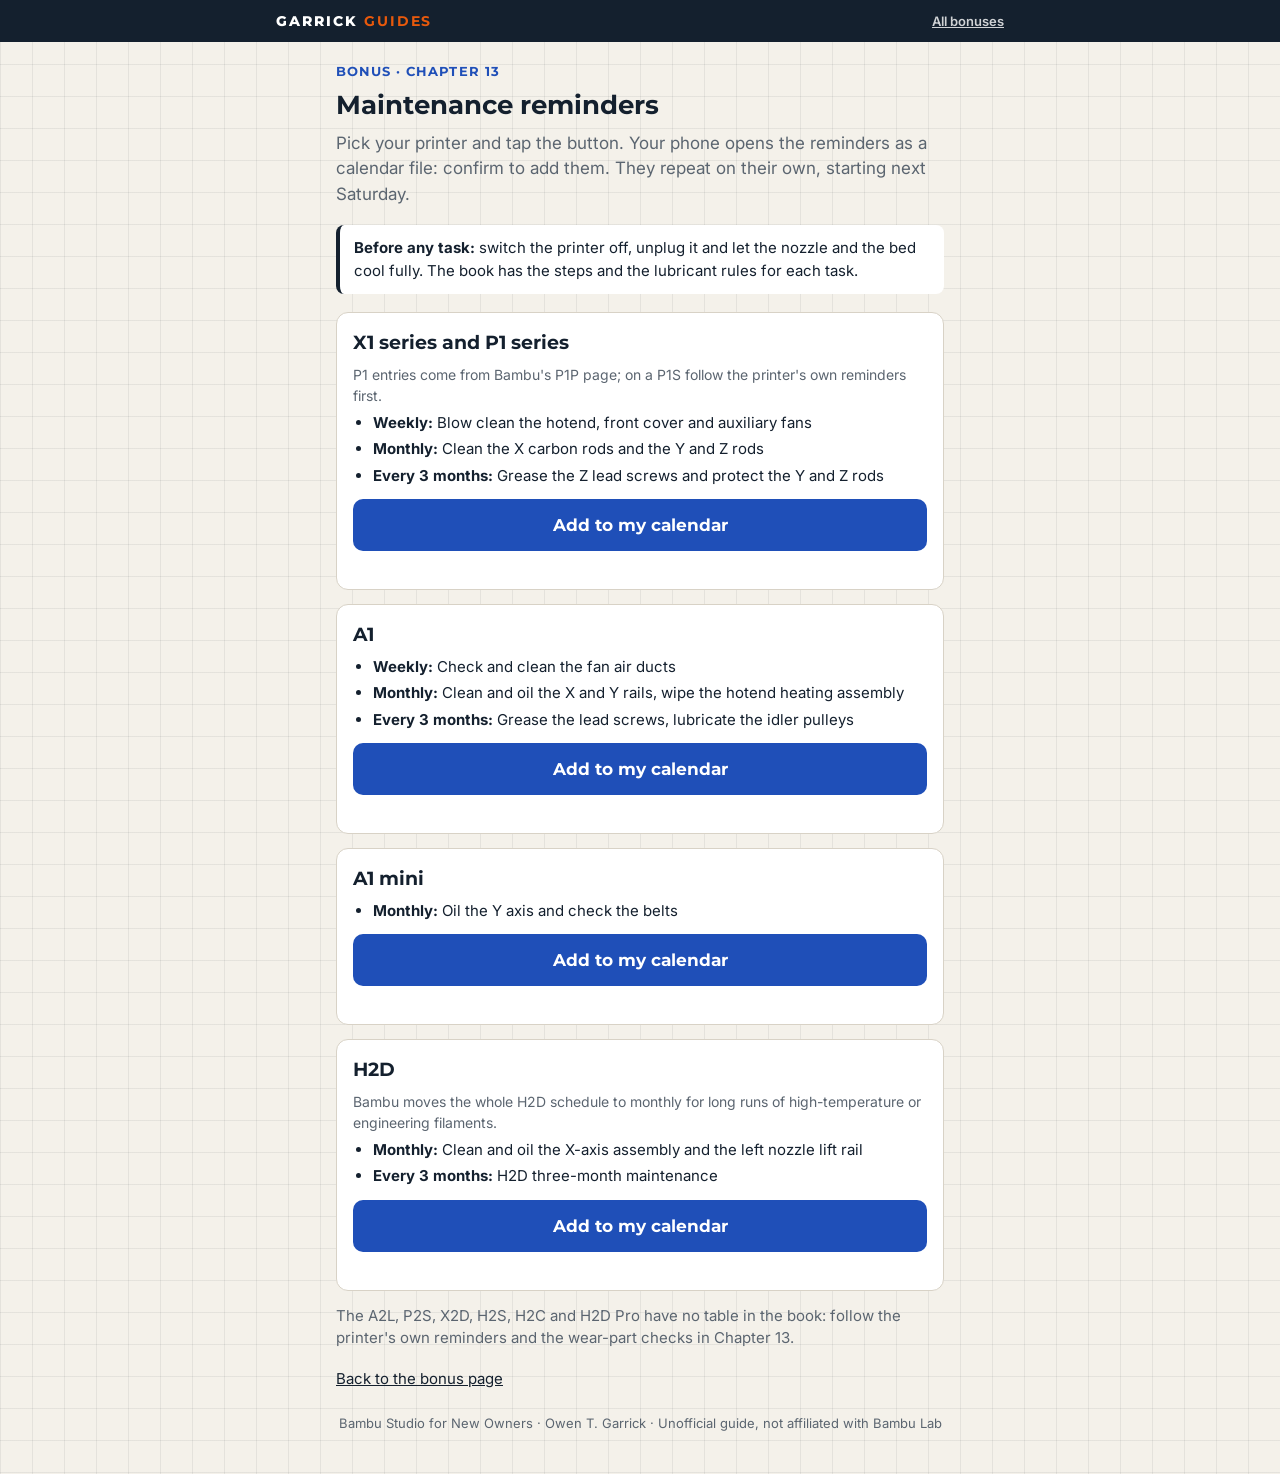
<file: site/reminders.html>
<!doctype html>
<html lang="en"><head><meta charset="utf-8"><meta name="viewport" content="width=device-width,initial-scale=1">
<title>Maintenance Reminders</title>
<style>
:root{--bg:#F4F1EA;--ink:#14202E;--acc:#1F4FB8;--card:#fff;--line:#d8d2c6;--mute:#5b6570}
*{box-sizing:border-box}body{margin:0;background:var(--bg);color:var(--ink);font:17px/1.5 -apple-system,Segoe UI,Roboto,Helvetica,Arial,sans-serif}
main{max-width:640px;margin:0 auto;padding:20px 16px 40px}
h1{font-size:26px;margin:4px 0 6px}.kick{color:var(--acc);font-weight:700;font-size:13px;letter-spacing:.08em;text-transform:uppercase}
p.lead{color:var(--mute);margin:0 0 18px}
.card{background:var(--card);border:1px solid var(--line);border-radius:12px;padding:16px;margin:0 0 14px}
.card h2{font-size:19px;margin:0 0 6px}.card ul{margin:6px 0 12px;padding-left:20px;font-size:15px}.card li{margin-bottom:4px}
button{width:100%;min-height:52px;border:0;border-radius:10px;background:var(--acc);color:#fff;font-size:17px;font-weight:700;cursor:pointer}
.warn{border-left:4px solid var(--ink);background:#fff;padding:12px 14px;border-radius:8px;font-size:15px;margin:0 0 18px}
.ok{color:var(--acc);font-size:14px;margin-top:8px;min-height:1em}
a{color:var(--ink)}footer{margin-top:24px;font-size:13px;color:var(--mute);text-align:center}
</style>
<link rel="preconnect" href="https://fonts.googleapis.com"><link href="https://fonts.googleapis.com/css2?family=Montserrat:wght@700;800;900&family=Inter:wght@400;500;600;700&display=swap" rel="stylesheet">
<style>
body{font-family:Inter,-apple-system,"Segoe UI",Roboto,Helvetica,Arial,sans-serif;background-color:#F4F1EA;
background-image:linear-gradient(rgba(20,32,46,.07) 1px,transparent 1px),linear-gradient(90deg,rgba(20,32,46,.07) 1px,transparent 1px);background-size:32px 32px}
h1,h2,h3,.btn,button,.stepper,.kick{font-family:Montserrat,Inter,sans-serif}
.gg-top{background:#14202E;color:#fff}.gg-top div{max-width:760px;margin:0 auto;padding:12px 16px;display:flex;align-items:center;gap:10px;font:800 14px Montserrat,sans-serif;letter-spacing:.14em;text-transform:uppercase}
.gg-top b{color:#E8590C}.gg-top a{margin-left:auto;color:#fff;opacity:.8;font:600 13px Inter,sans-serif;letter-spacing:0;text-transform:none}
</style></head><body><div class="gg-top"><div><span>Garrick <b>Guides</b></span><a href="bonus.html">All bonuses</a></div></div><main>
<div class="kick">Bonus · Chapter 13</div>
<h1>Maintenance reminders</h1>
<p class="lead">Pick your printer and tap the button. Your phone opens the reminders as a calendar file: confirm to add them. They repeat on their own, starting next Saturday.</p>
<div class="warn"><b>Before any task:</b> switch the printer off, unplug it and let the nozzle and the bed cool fully. The book has the steps and the lubricant rules for each task.</div>
<div id="list"></div>
<p class="lead" style="font-size:15px">The A2L, P2S, X2D, H2S, H2C and H2D Pro have no table in the book: follow the printer's own reminders and the wear-part checks in Chapter 13.</p>
<p style="font-size:15px"><a href="bonus.html">Back to the bonus page</a></p>
<footer>Bambu Studio for New Owners · Owen T. Garrick · Unofficial guide, not affiliated with Bambu Lab</footer>
</main>
<script>
var FAM=[
 {id:"x1p1",name:"X1 series and P1 series",note:"P1 entries come from Bambu's P1P page; on a P1S follow the printer's own reminders first.",ev:[
  ["WEEKLY","Blow clean the hotend, front cover and auxiliary fans","Compressed air. P1: hold the fan blades still. X1: also blow clean the extruder gear and replace it if worn. Book: Chapter 13."],
  ["MONTHLY","Clean the X carbon rods and the Y and Z rods","X carbon rods: IPA and a dust-free cloth, never grease. Y and Z rods: IPA (P1: then a thin coat against rust). Book: Chapter 13."],
  ["QUARTERLY","Grease the Z lead screws and protect the Y and Z rods","Lead screws: clean, then BX-300/F grease. Rods: X1 anti-rust oil on a cloth; P1 Super Lube 52004. Book: Chapter 13."]]},
 {id:"a1",name:"A1",ev:[
  ["WEEKLY","Check and clean the fan air ducts","Part cooling fan and hotend cooling fan. Book: Chapter 13."],
  ["MONTHLY","Clean and oil the X and Y rails, wipe the hotend heating assembly","Oil, never grease, on the rails. Accessory-box oil or WD-40 Multi-Use Product on the Y rail. Book: Chapter 13, Oil the A1 rails."],
  ["QUARTERLY","Grease the lead screws, lubricate the idler pulleys","Grease on the lead screws only; oil on the X and Y idlers. Book: Chapter 13."]]},
 {id:"a1mini",name:"A1 mini",ev:[
  ["MONTHLY","Oil the Y axis and check the belts","Bambu's A1 mini pages confirm the monthly Y-axis oiling and the belt check. Book: Chapter 13."]]},
 {id:"h2d",name:"H2D",note:"Bambu moves the whole H2D schedule to monthly for long runs of high-temperature or engineering filaments.",ev:[
  ["MONTHLY","Clean and oil the X-axis assembly and the left nozzle lift rail","Oil. Book: Chapter 13."],
  ["QUARTERLY","H2D three-month maintenance","Y rods: clean, then oil. Z rods and lead screws: clean, then grease. Cameras and flame sensors: alcohol on a cloth squeezed dry. Exterior, screen, heatbed, toolhead, enclosure: 75% ethanol or 70% IPA. Fans, exhausts and carbon filter cover: brushes. Book: Chapter 13."]]}
];
var LABEL={WEEKLY:"Weekly",MONTHLY:"Monthly",QUARTERLY:"Every 3 months"};
function esc(s){return s.replace(/&/g,"&amp;").replace(/</g,"&lt;")}
var L=document.getElementById("list");
FAM.forEach(function(f){var d=document.createElement("div");d.className="card";
 d.innerHTML="<h2>"+esc(f.name)+"</h2>"+(f.note?"<p style='font-size:14px;color:#5b6570;margin:0 0 4px'>"+esc(f.note)+"</p>":"")+"<ul>"+f.ev.map(function(e){return "<li><b>"+LABEL[e[0]]+":</b> "+esc(e[1])+"</li>"}).join("")+"</ul><button>Add to my calendar</button><div class='ok'></div>";
 d.querySelector("button").onclick=function(){dl(f,d.querySelector(".ok"))};L.appendChild(d)});
function pad(n){return(n<10?"0":"")+n}
function ymd(d){return d.getFullYear()+pad(d.getMonth()+1)+pad(d.getDate())}
function icsText(s){return s.replace(/\\/g,"\\\\").replace(/,/g,"\\,").replace(/;/g,"\\;")}
function fold(l){var o="";while(l.length>74){o+=l.slice(0,74)+"\r\n ";l=l.slice(74)}return o+l}
function dl(f,ok){var t=new Date();var s=new Date(t.getFullYear(),t.getMonth(),t.getDate()+((6-t.getDay()+7)%7||7));
 var e=new Date(s.getTime()+864e5);var stamp=new Date().toISOString().replace(/[-:]/g,"").split(".")[0]+"Z";
 var out=["BEGIN:VCALENDAR","VERSION:2.0","PRODID:-//Owen T. Garrick//Bambu Studio for New Owners//EN","CALSCALE:GREGORIAN"];
 f.ev.forEach(function(ev,i){var rr=ev[0]=="WEEKLY"?"FREQ=WEEKLY":ev[0]=="MONTHLY"?"FREQ=MONTHLY":"FREQ=MONTHLY;INTERVAL=3";
  out.push("BEGIN:VEVENT","UID:"+f.id+"-"+i+"-"+ymd(s)+"@garrickguides.github.io","DTSTAMP:"+stamp,"DTSTART;VALUE=DATE:"+ymd(s),"DTEND;VALUE=DATE:"+ymd(e),"RRULE:"+rr,
   fold("SUMMARY:"+icsText("3D printer: "+ev[1])),fold("DESCRIPTION:"+icsText("Switch off, unplug and let it cool first. "+ev[2])),
   "BEGIN:VALARM","ACTION:DISPLAY","DESCRIPTION:"+icsText("3D printer maintenance"),"TRIGGER:PT9H","END:VALARM","END:VEVENT")});
 out.push("END:VCALENDAR");
 var b=new Blob([out.join("\r\n")],{type:"text/calendar"});var a=document.createElement("a");a.href=URL.createObjectURL(b);a.download="printer-maintenance-"+f.id+".ics";
 document.body.appendChild(a);a.click();setTimeout(function(){URL.revokeObjectURL(a.href);a.remove()},1000);ok.textContent="Calendar file created. Open it and confirm to add the reminders."}
</script></body></html>
</file>
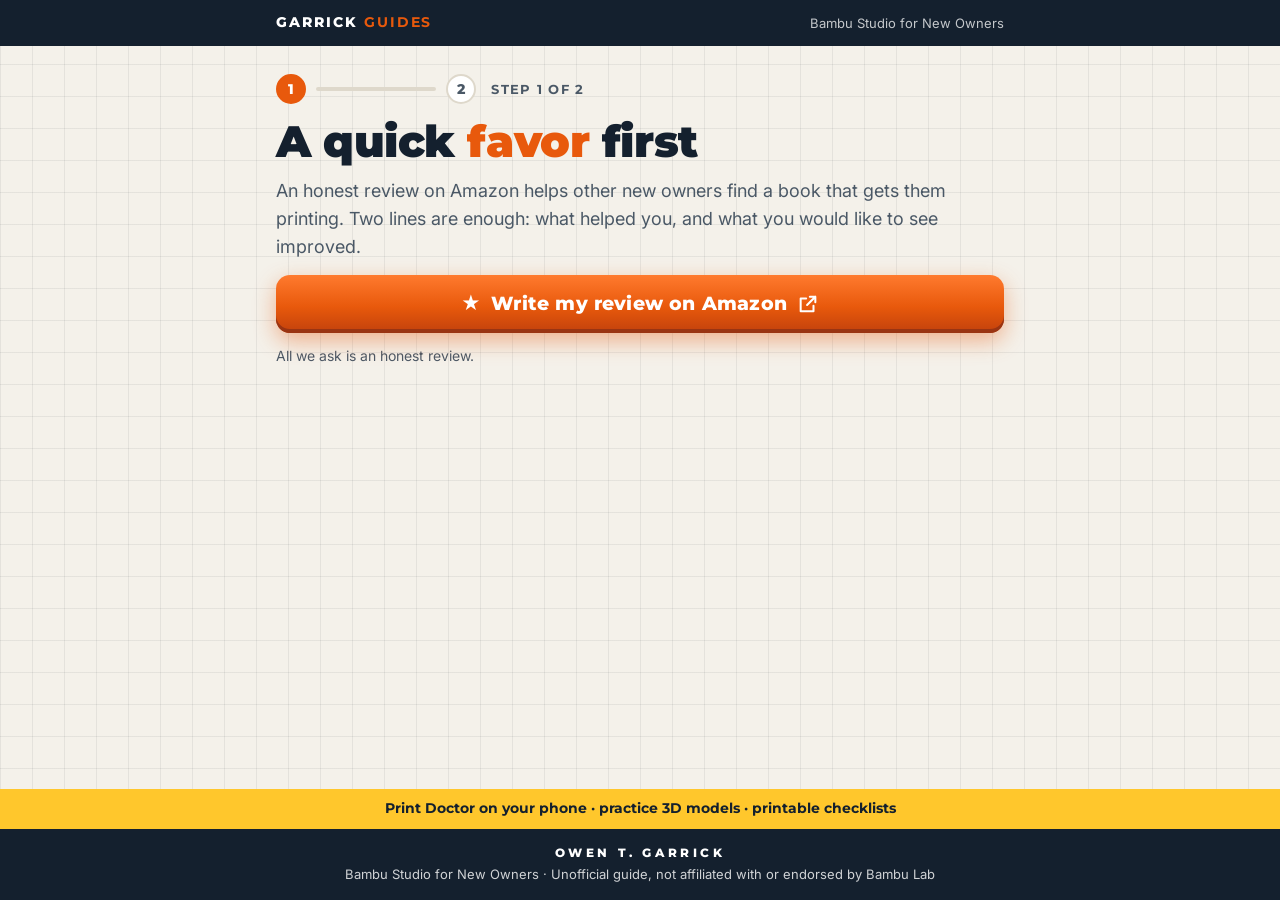
<file: site/review.html>
<!doctype html><html lang="en"><head><meta charset="utf-8"><meta name="viewport" content="width=device-width,initial-scale=1">
<title>Step 1 · Bonus materials</title><meta name="description" content="Bonus materials for the book Bambu Studio for New Owners by Owen T. Garrick.">
<meta property="og:title" content="Bambu Studio for New Owners: bonus materials"><meta property="og:image" content="og.jpg">
<link rel="icon" href="data:image/svg+xml,%3Csvg xmlns='http://www.w3.org/2000/svg' viewBox='0 0 32 32'%3E%3Cpath d='M16 2l12 7v14l-12 7-12-7V9z' fill='%23E8590C'/%3E%3C/svg%3E">
<link rel="stylesheet" href="style.css"></head><body>
<div class="topbar"><div class="in"><span class="brand">Garrick <b>Guides</b></span><span class="book">Bambu Studio for New Owners</span></div></div>
<main><div class="steps"><span class="dot on">1</span><span class="bar"></span><span class="dot">2</span><span class="step-label">&nbsp;Step 1 of 2</span></div>
<h1>A quick <em>favor</em> first</h1>
<p class="lead">An honest review on Amazon helps other new owners find a book that gets them printing. Two lines are enough: what helped you, and what you would like to see improved.</p>
<!-- REVIEW LINK: set ASIN below once the paperback is live -->
<a class="btn shine" id="review" href="https://www.amazon.com/review/create-review?asin=B0HPD1R78P" target="_blank" rel="noopener"><span class="star">★</span> Write my review on Amazon <svg viewBox="0 0 24 24"><path d="M14 4h6v6M20 4l-9 9M18 14v6H4V6h6"/></svg></a>
<div class="reveal" id="after">
<div class="panel" style="margin-top:6px">
<p style="margin-bottom:4px"><b>Done?</b> Come back here once your review is posted.</p>
<a class="btn" href="bonus.html" id="done">I've left my review <svg viewBox="0 0 24 24"><path d="M5 12h14M13 6l6 6-6 6"/></svg></a>
</div>
</div>
<p class="mute">All we ask is an honest review.</p>
</main>
<div class="strip">Print Doctor on your phone · practice 3D models · printable checklists</div>
<footer><span class="who">OWEN T. GARRICK</span>Bambu Studio for New Owners · Unofficial guide, not affiliated with or endorsed by Bambu Lab</footer>
<script>
(function(){var K='gg_bambu_review_clicked',a=document.getElementById('after');
function show(){a.className='reveal show'}
try{if(localStorage.getItem(K)==='1')show()}catch(e){}
document.getElementById('review').addEventListener('click',function(){try{localStorage.setItem(K,'1')}catch(e){}setTimeout(show,1200)});
document.getElementById('done').addEventListener('click',function(){try{localStorage.setItem('gg_bambu_unlocked','1')}catch(e){}});
})();
</script></body></html>
</file>
<file: site/style.css>
@import url('https://fonts.googleapis.com/css2?family=Montserrat:wght@600;700;800;900&family=Inter:wght@400;500;600;700&display=swap');

:root{
  --paper:#F4F1EA; --grid:rgba(20,32,46,.07);
  --navy:#14202E; --ink:#1B2A3A; --ink-2:#4A5866;
  --orange:#E8590C; --orange-dk:#C2410C; --cobalt:#1F4FB8; --cobalt-dk:#163D91;
  --yellow:#FFC72C; --card:#FFFFFF; --line:#DED8CB;
  --radius:16px; --shadow:0 1px 2px rgba(20,32,46,.06),0 8px 24px rgba(20,32,46,.08);
}
*{box-sizing:border-box}
html{-webkit-text-size-adjust:100%}
body{margin:0;color:var(--ink);font:17px/1.55 Inter,-apple-system,"Segoe UI",Roboto,Helvetica,Arial,sans-serif;
  background-color:var(--paper);
  background-image:linear-gradient(var(--grid) 1px,transparent 1px),linear-gradient(90deg,var(--grid) 1px,transparent 1px);
  background-size:32px 32px;}
h1,h2,h3,.brand,.btn,.step-label{font-family:Montserrat,Inter,sans-serif}
a{color:var(--cobalt)}

/* top bar */
.topbar{background:var(--navy);color:#fff}
.topbar .in{max-width:760px;margin:0 auto;padding:12px 16px;display:flex;align-items:center;gap:10px}
.brand{font-weight:800;font-size:14px;letter-spacing:.14em;text-transform:uppercase}
.brand b{color:var(--orange)}
.topbar .book{margin-left:auto;font-size:13px;opacity:.75;text-align:right}

main{max-width:760px;margin:0 auto;padding:28px 16px 48px}
.kick{display:inline-block;font:800 12px/1 Montserrat,sans-serif;letter-spacing:.14em;text-transform:uppercase;color:#fff;background:var(--orange);padding:7px 10px;border-radius:6px}
h1{font-weight:900;font-size:clamp(30px,6vw,44px);line-height:1.08;letter-spacing:-.01em;margin:14px 0 12px;color:var(--navy)}
h1 em{font-style:normal;color:var(--orange)}
h2{font-weight:800;font-size:21px;line-height:1.25;margin:0 0 6px;color:var(--navy)}
p{margin:0 0 14px}
.lead{font-size:18px;color:var(--ink-2)}
.mute{color:var(--ink-2);font-size:14px}

/* hero */
.hero{display:grid;gap:24px;align-items:center}
@media(min-width:720px){.hero{grid-template-columns:240px 1fr}}
.cover{width:100%;max-width:240px;margin:0 auto;display:block;border-radius:6px;
  box-shadow:0 2px 4px rgba(0,0,0,.15),0 18px 40px rgba(20,32,46,.28);transform:rotate(-2deg)}

/* panels */
.panel{background:var(--card);border:1px solid var(--line);border-radius:var(--radius);box-shadow:var(--shadow);padding:20px;margin:22px 0}
.list{list-style:none;margin:0;padding:0;display:grid;gap:12px}
.list li{display:flex;gap:12px;align-items:flex-start}
.ico{flex:none;width:40px;height:40px;border-radius:10px;background:var(--cobalt);display:grid;place-items:center;
  box-shadow:inset 0 -3px 0 var(--cobalt-dk),0 2px 6px rgba(31,79,184,.3)}
.ico svg{width:22px;height:22px;stroke:#fff;fill:none;stroke-width:2;stroke-linecap:round;stroke-linejoin:round}
.list b{display:block;color:var(--navy)}
.list span{font-size:15px;color:var(--ink-2)}

/* steps */
.steps{display:flex;align-items:center;gap:10px;margin:0 0 6px}
.dot{width:30px;height:30px;border-radius:50%;display:grid;place-items:center;font:800 14px Montserrat,sans-serif;background:#fff;border:2px solid var(--line);color:var(--ink-2)}
.dot.on{background:var(--orange);border-color:var(--orange);color:#fff}
.dot.done{background:var(--cobalt);border-color:var(--cobalt);color:#fff}
.bar{flex:1;height:4px;border-radius:4px;background:var(--line);max-width:120px}
.bar.done{background:var(--cobalt)}
.step-label{font-weight:700;font-size:13px;letter-spacing:.1em;text-transform:uppercase;color:var(--ink-2)}

/* buttons */
.btn{display:flex;align-items:center;justify-content:center;gap:10px;width:100%;min-height:58px;padding:14px 20px;margin:12px 0;
  border:0;border-radius:14px;font-weight:800;font-size:18px;letter-spacing:.01em;text-decoration:none;cursor:pointer;
  color:#fff;background:var(--cobalt);box-shadow:inset 0 -4px 0 var(--cobalt-dk),0 6px 16px rgba(31,79,184,.28);transition:transform .15s,box-shadow .15s}
.btn:hover{transform:translateY(-1px)}
.btn:active{transform:translateY(2px);box-shadow:inset 0 -2px 0 var(--cobalt-dk),0 2px 8px rgba(31,79,184,.25)}
.btn:focus-visible{outline:3px solid var(--yellow);outline-offset:3px}
.btn.ghost{background:#fff;color:var(--navy);box-shadow:inset 0 0 0 2px var(--navy)}
.btn.small{min-height:50px;font-size:16px;margin:8px 0 0}
.btn svg{width:22px;height:22px;stroke:currentColor;fill:none;stroke-width:2.2;stroke-linecap:round;stroke-linejoin:round}

/* the shiny review button */
.btn.shine{position:relative;overflow:hidden;font-size:19px;color:#fff;
  background:linear-gradient(180deg,#FF7A2E 0%,var(--orange) 55%,var(--orange-dk) 100%);
  box-shadow:inset 0 -4px 0 #9A3412,0 8px 22px rgba(232,89,12,.42);
  animation:float 2.6s ease-in-out infinite}
.btn.shine::after{content:"";position:absolute;top:-60%;left:-40%;width:35%;height:220%;
  background:linear-gradient(90deg,transparent,rgba(255,255,255,.75),transparent);transform:rotate(20deg);
  animation:sweep 2.8s ease-in-out infinite}
.btn.shine .star{display:inline-block;animation:twinkle 1.4s ease-in-out infinite}
@keyframes sweep{0%{left:-45%}55%,100%{left:130%}}
@keyframes float{0%,100%{transform:translateY(0) scale(1)}50%{transform:translateY(-3px) scale(1.02)}}
@keyframes twinkle{0%,100%{opacity:1;transform:scale(1)}50%{opacity:.55;transform:scale(.8)}}

.reveal{display:none}
.reveal.show{display:block;animation:pop .45s ease-out}
@keyframes pop{from{opacity:0;transform:translateY(8px)}to{opacity:1;transform:none}}

/* bonus cards */
.cards{display:grid;gap:16px}
@media(min-width:720px){.cards{grid-template-columns:1fr 1fr}}
.card{background:#fff;border:1px solid var(--line);border-radius:var(--radius);box-shadow:var(--shadow);overflow:hidden;display:flex;flex-direction:column}
.card .head{background:linear-gradient(180deg,#2A5CCB,var(--cobalt));color:#fff;padding:14px 16px;display:flex;gap:12px;align-items:center}
.card .head svg{width:26px;height:26px;stroke:#fff;fill:none;stroke-width:2;stroke-linecap:round;stroke-linejoin:round;flex:none}
.card .head h2{color:#fff;margin:0;font-size:19px}
.card .body{padding:16px;display:flex;flex-direction:column;flex:1}
.card .body p{font-size:15px;color:var(--ink-2)}
.card .body .btn{margin-top:auto}
.card.wide{grid-column:1/-1}
.files{display:grid;gap:8px}
@media(min-width:720px){.files{grid-template-columns:1fr 1fr}}
.file{display:flex;align-items:center;gap:10px;min-height:52px;padding:10px 14px;border:1px solid var(--line);border-radius:12px;text-decoration:none;color:var(--navy);font-weight:600;background:#FBFAF6}
.file:hover{border-color:var(--cobalt)}
.file svg{width:20px;height:20px;stroke:var(--orange);fill:none;stroke-width:2;flex:none}
.locked .card{filter:grayscale(1);opacity:.45;pointer-events:none}
.lockbox{background:var(--navy);color:#fff;border-radius:var(--radius);padding:18px;margin:0 0 20px;box-shadow:var(--shadow)}
.lockbox p{margin:0 0 6px;color:#fff}

/* bottom strip like the cover */
.strip{background:var(--yellow);color:var(--navy);font:700 14px/1.4 Montserrat,sans-serif;text-align:center;padding:10px 16px}
footer{background:var(--navy);color:rgba(255,255,255,.8);font-size:13px;text-align:center;padding:16px}
footer .who{font:800 12px Montserrat,sans-serif;letter-spacing:.3em;color:#fff;display:block;margin-bottom:4px}

@media(prefers-reduced-motion:reduce){
  .btn.shine,.btn.shine::after,.btn.shine .star,.reveal.show{animation:none}
}
body{min-height:100vh;display:flex;flex-direction:column}
main{flex:1;width:100%}
@media(max-width:420px){.btn.shine{font-size:17px;padding:14px 14px}}
.nudge{border-left:5px solid var(--orange)}
.nudge .btn.small{margin-top:10px}
</file>
